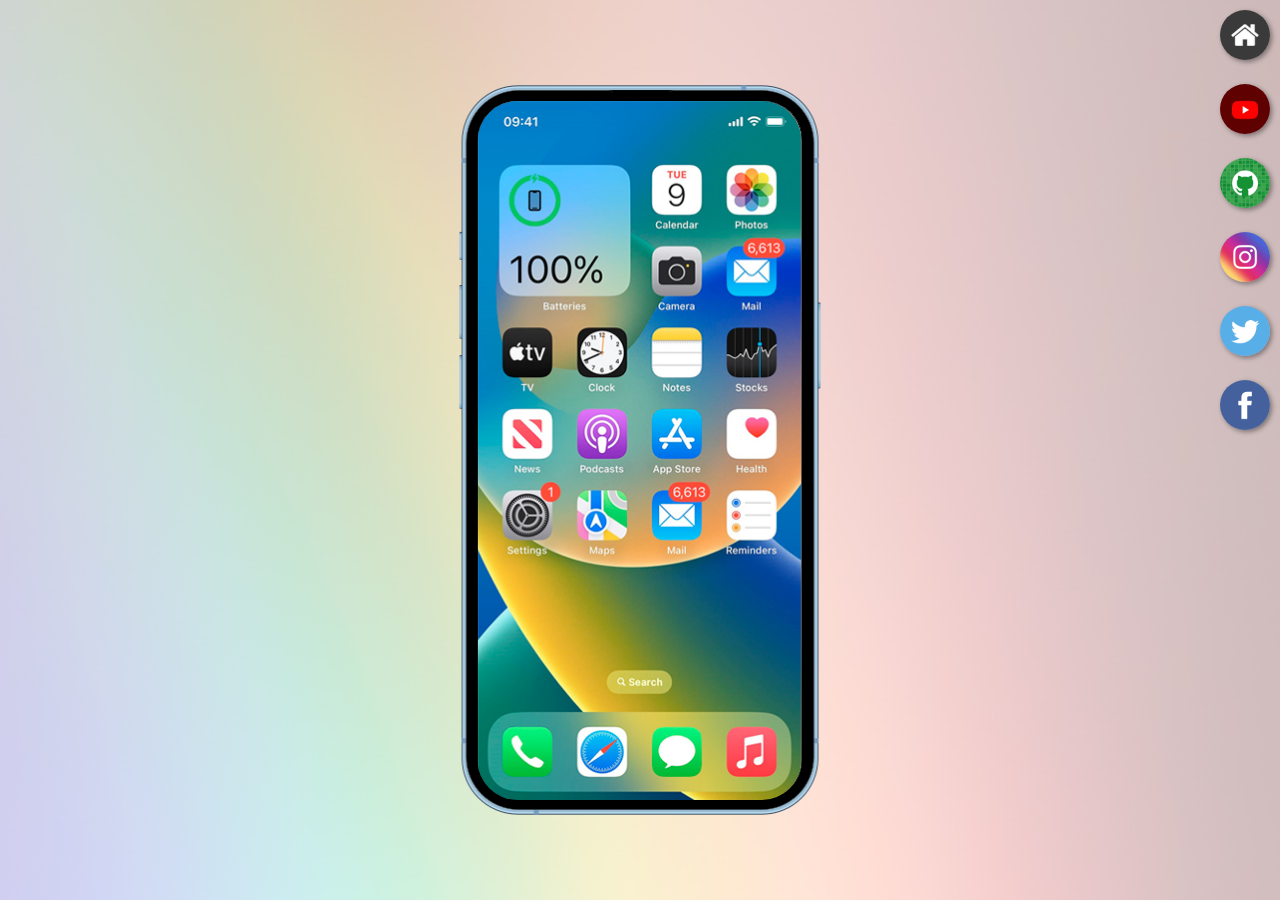
<file: index.html>
<!DOCTYPE html>
<html lang="pt-br">
<head>
    <meta charset="UTF-8">
    <meta http-equiv="X-UA-Compatible" content="IE=edge">
    <meta name="viewport" content="width=device-width, initial-scale=1.0">
    <link rel="shortcut icon" href="favicon.ico" type="image/x-icon">
    <title>Projeto Redes Sociais</title>
    <link rel="stylesheet" href="estilos/style.css">
</head>
<body>
    <!-- MINHA VERSÃO DO PROJETO! -->
    <main>
        <section id="telefone">
            <iframe src="home.html" name="tela" frameborder="0" id="tela">
                Seu navegador não é compatível com isso.
            </iframe>
        </section>
        <section id="redes-sociais">
            <a href="home.html" target="tela"><img src="imagens/original/logo-home.jpg" alt=""></a><br>
            <a href="youtube.html" target="tela"><img src="imagens/original/logo-youtube.jpg" alt=""></a><br>
            <a href="github.html" target="tela"><img src="imagens/original/logo-github.jpg" alt=""></a><br>
            <a href="instagram.html" target="tela"><img src="imagens/original/logo-instagram.jpg" alt=""></a><br>
            <a href="twitter.html" target="tela"><img src="imagens/original/logo-twitter.jpg" alt=""></a><br>
            <a href="facebook.html" target="tela"><img src="imagens/original/logo-facebook.jpg" alt=""></a><br>
        </section>
    </main>
</body>
</html>
</file>
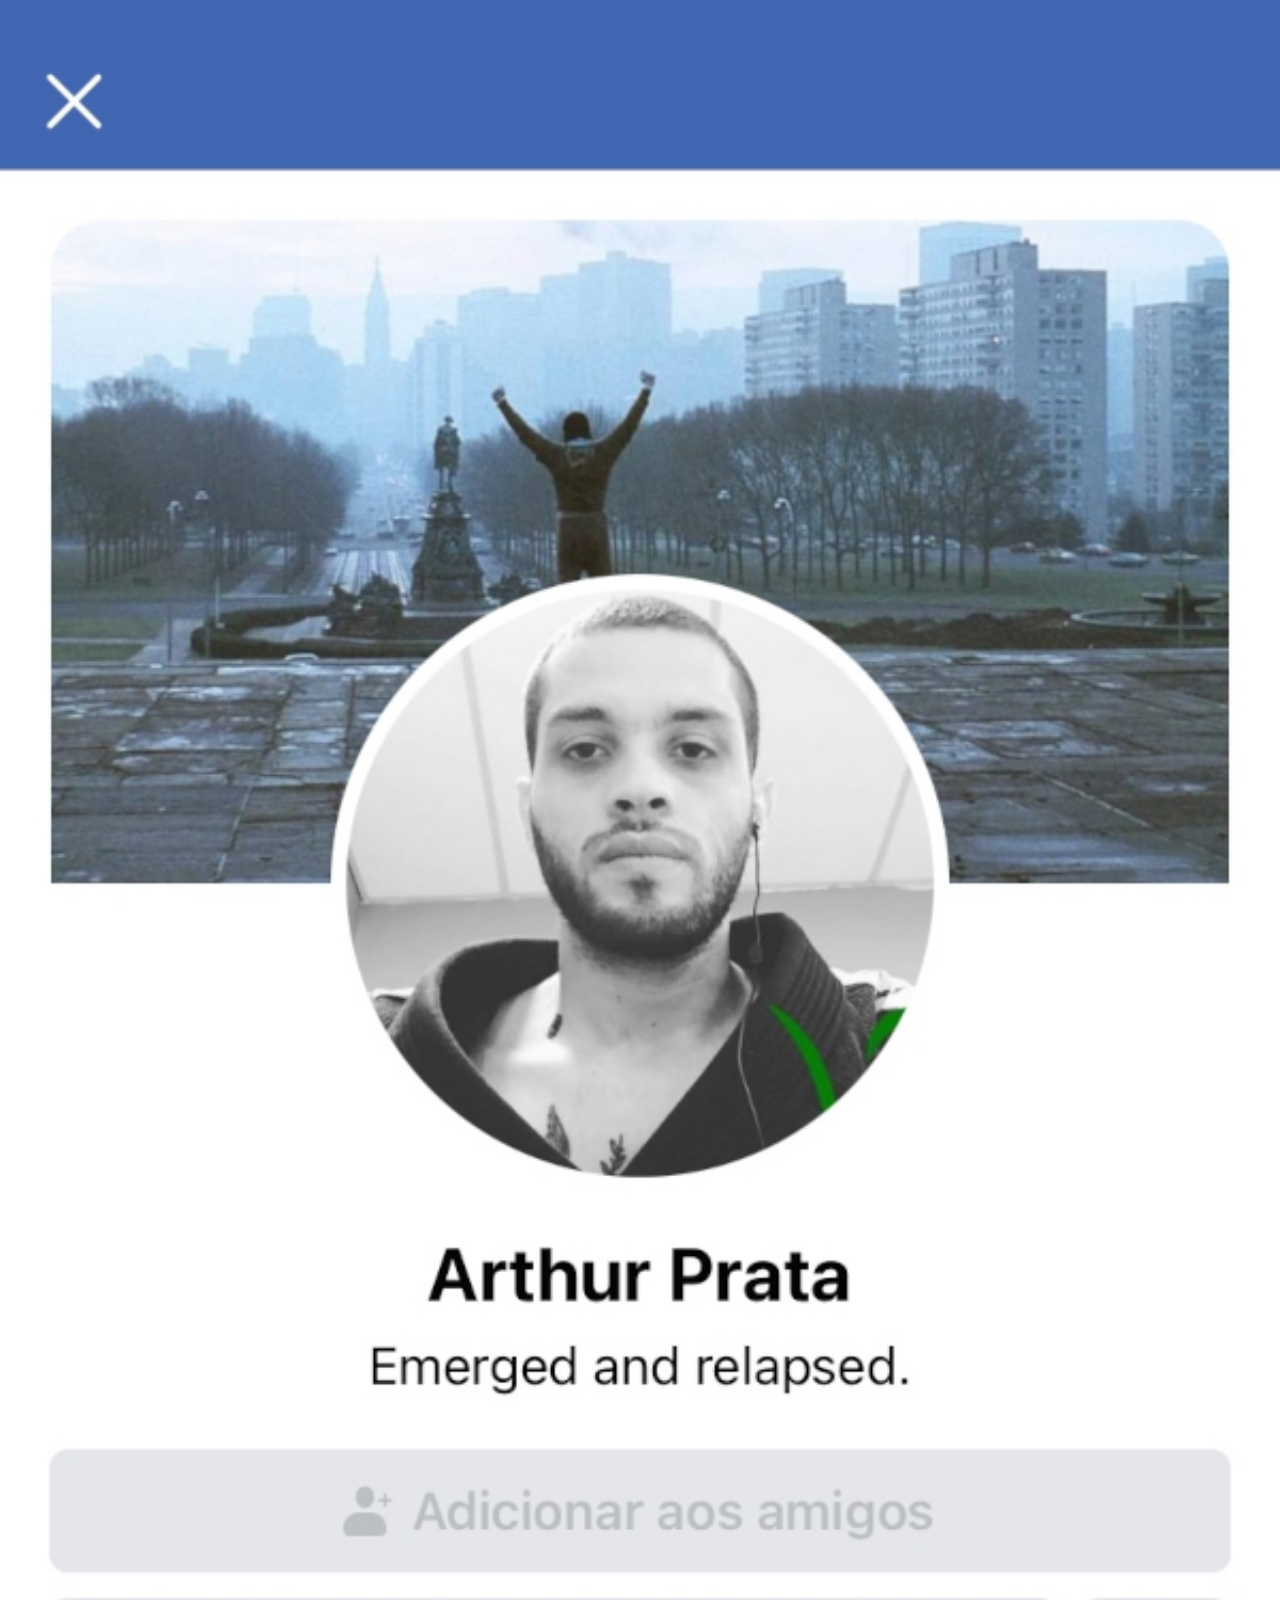
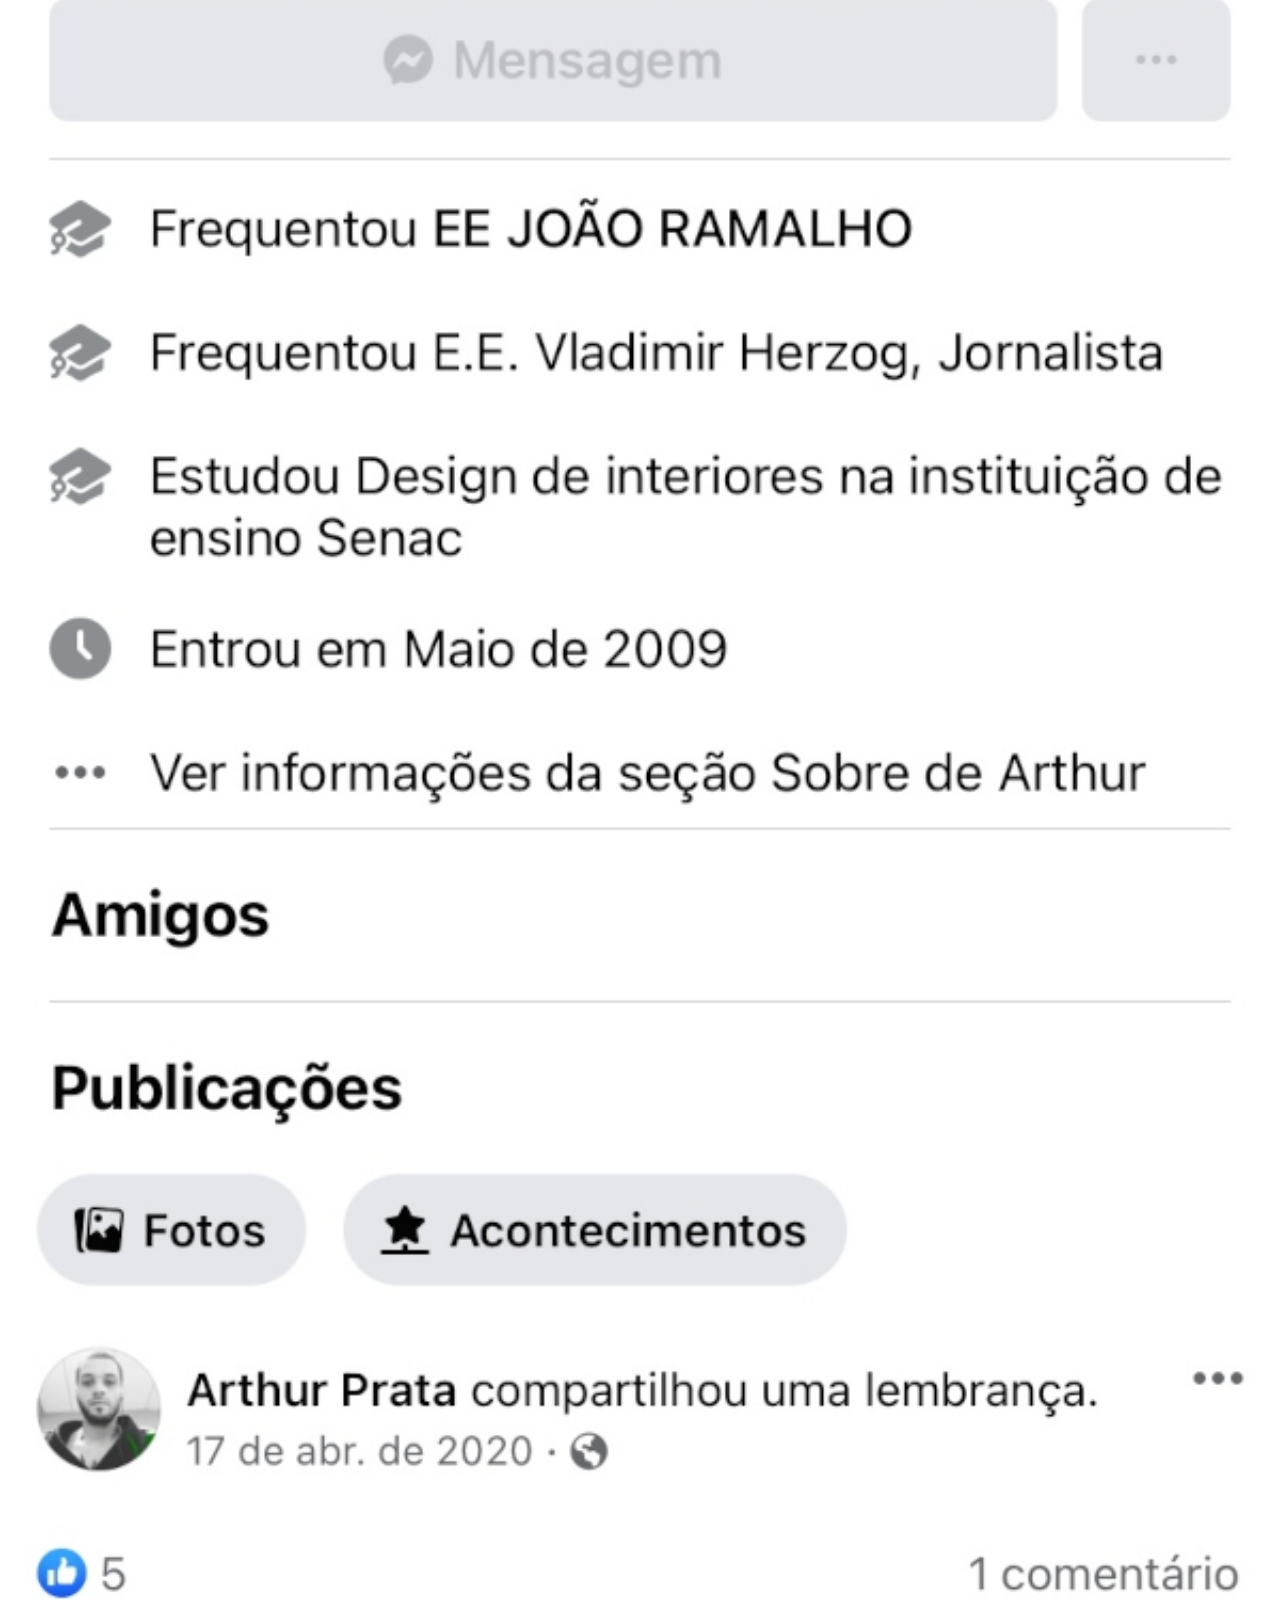
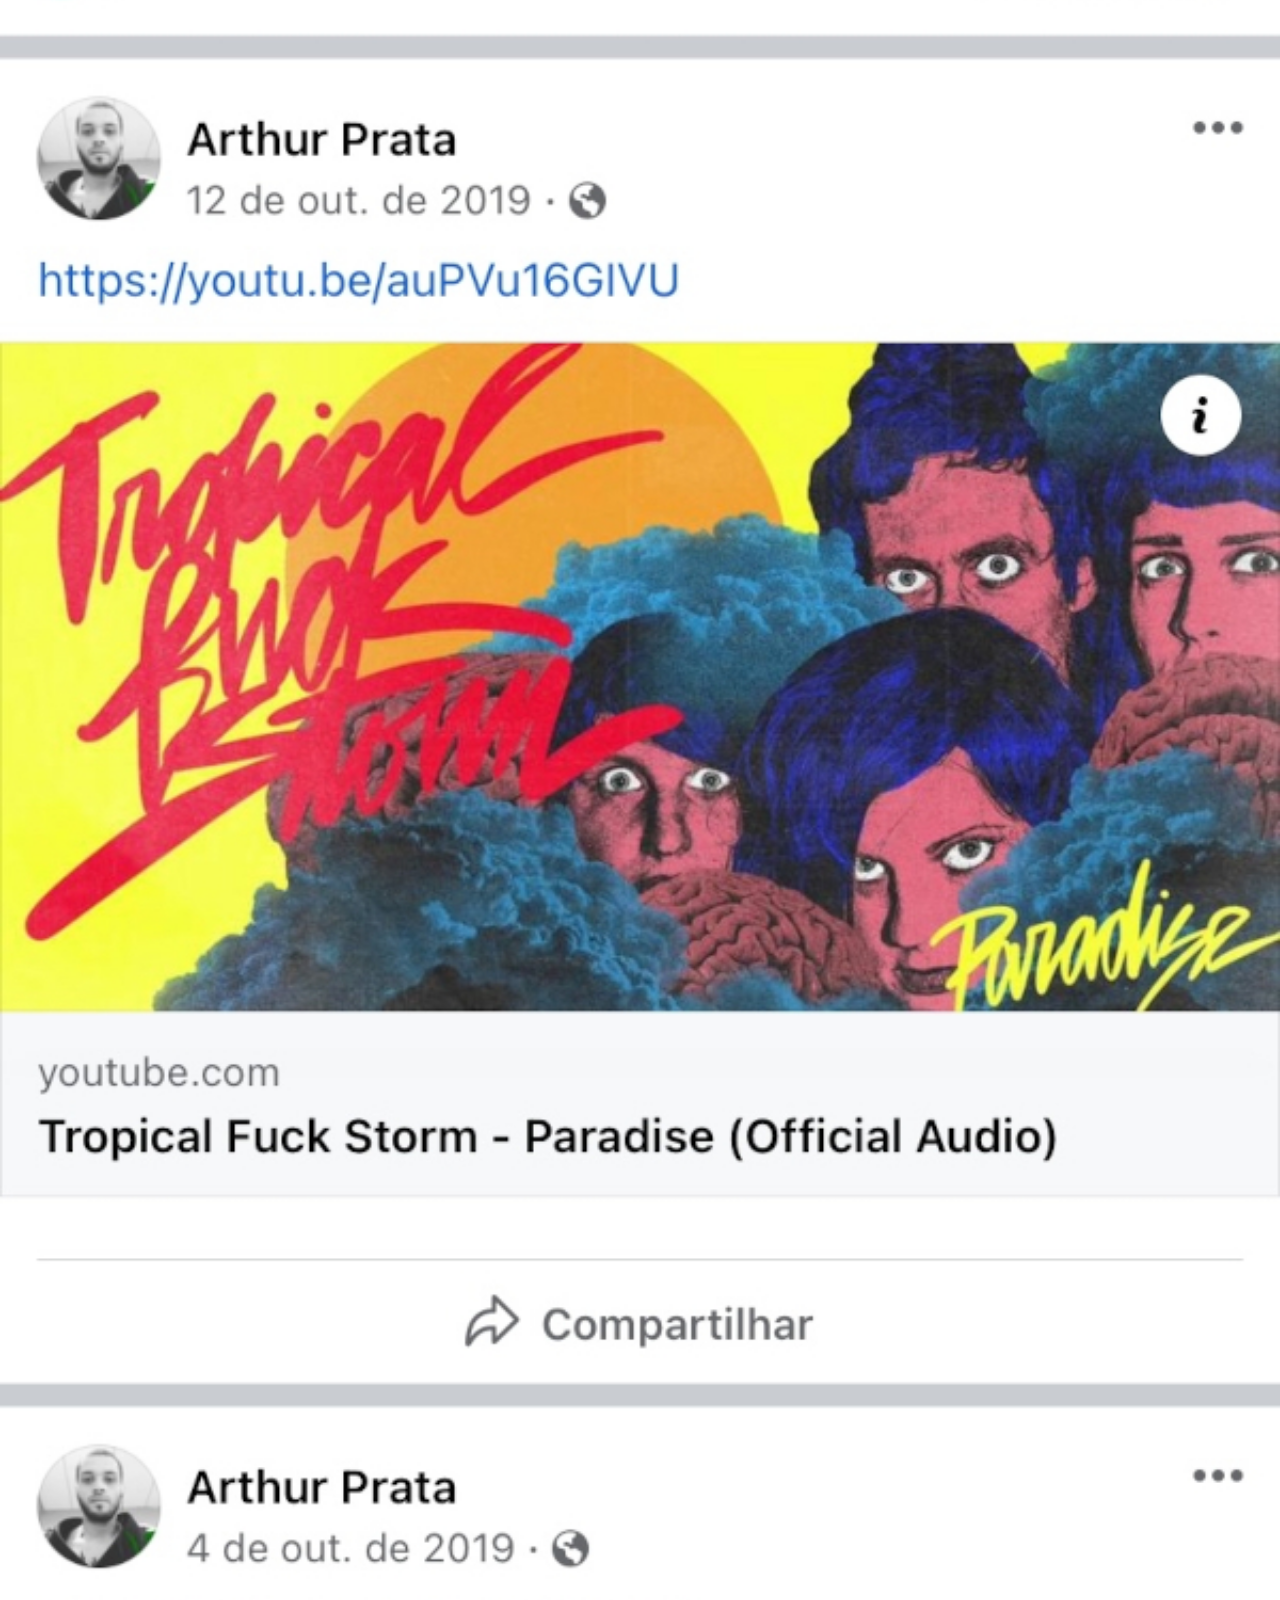
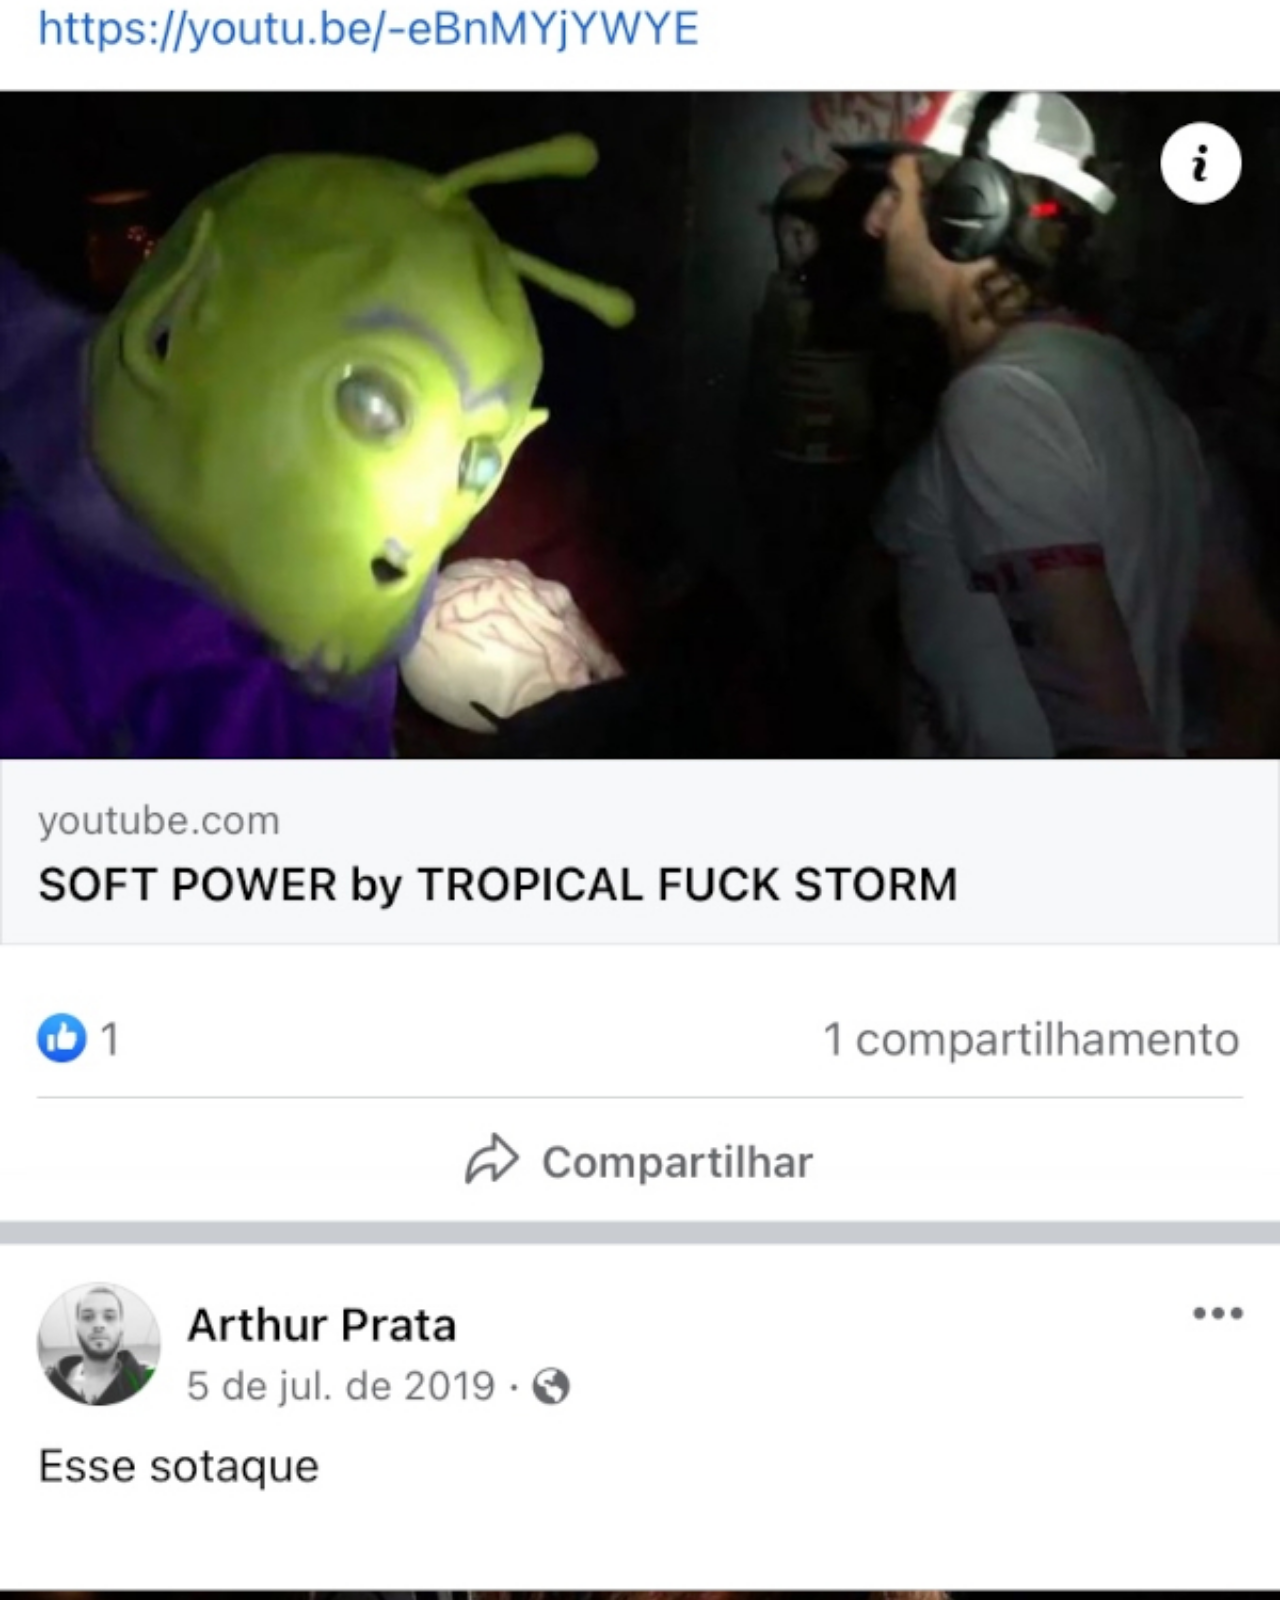
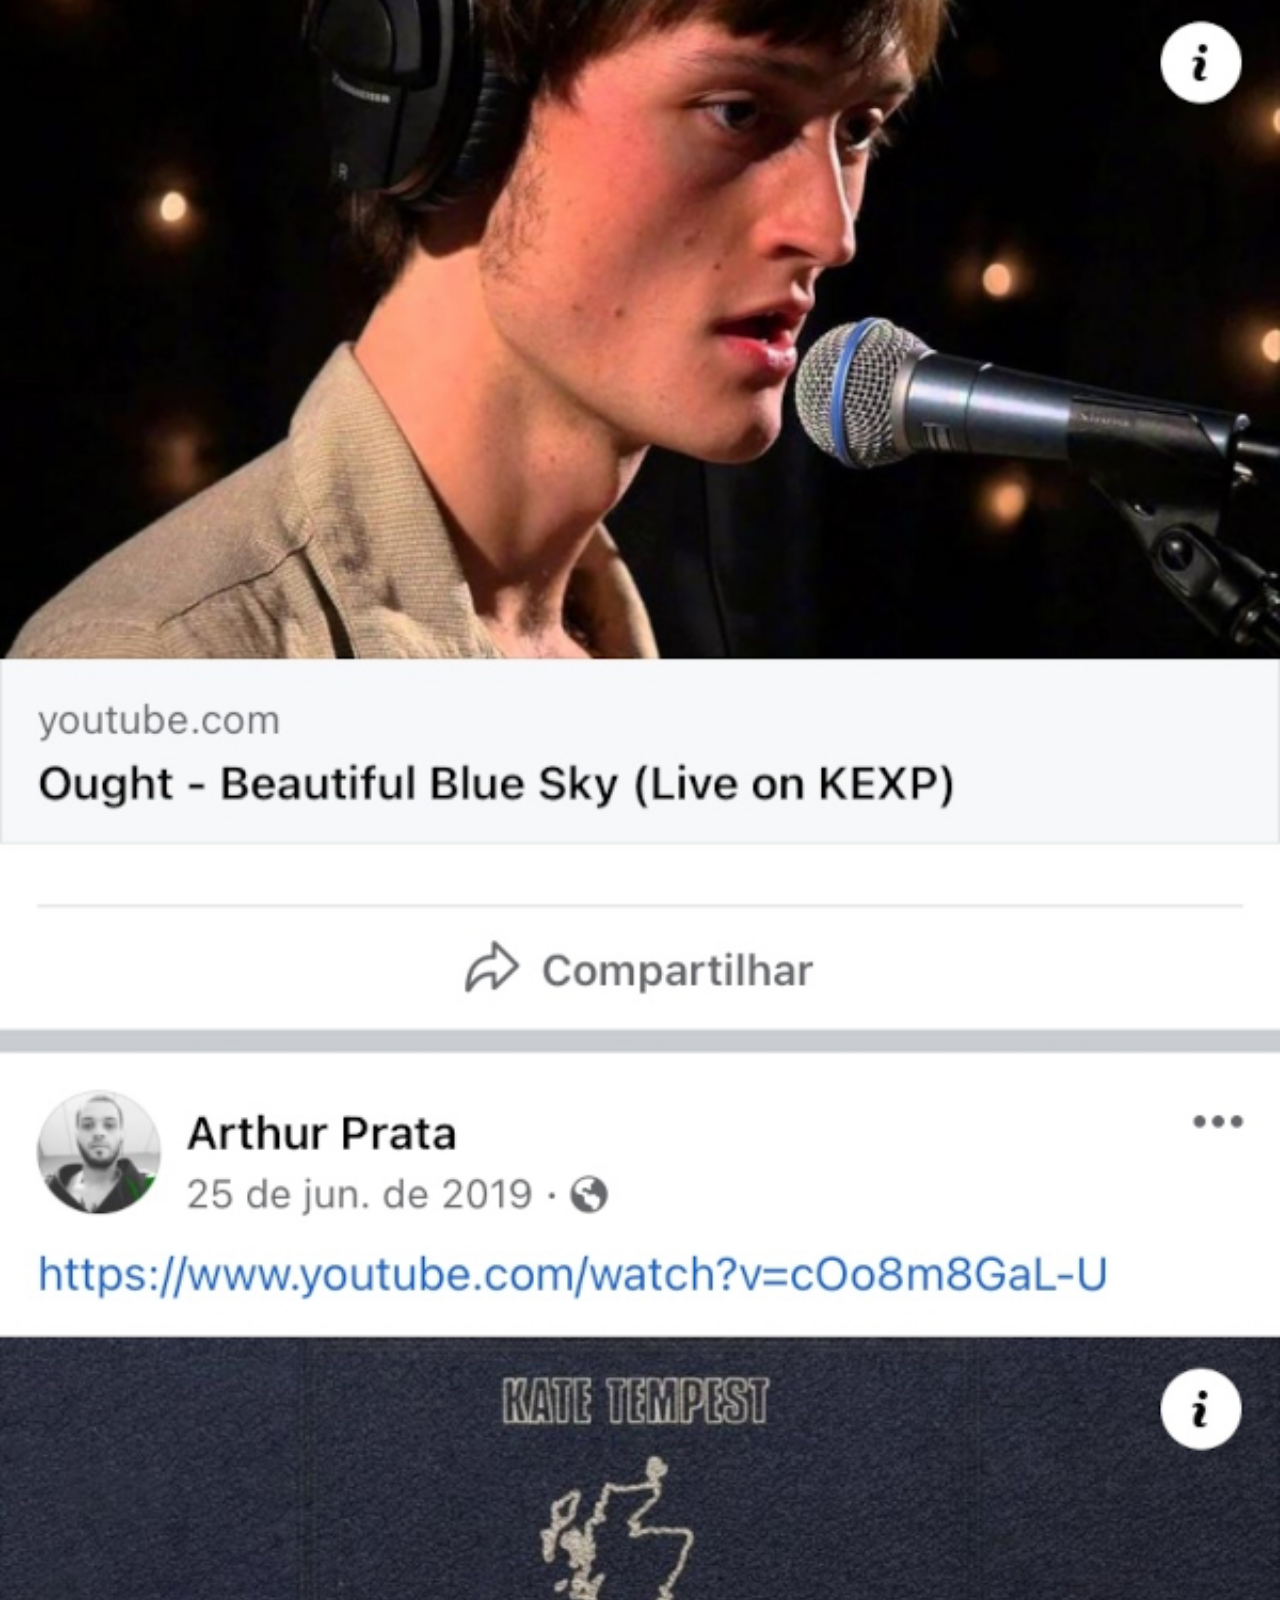
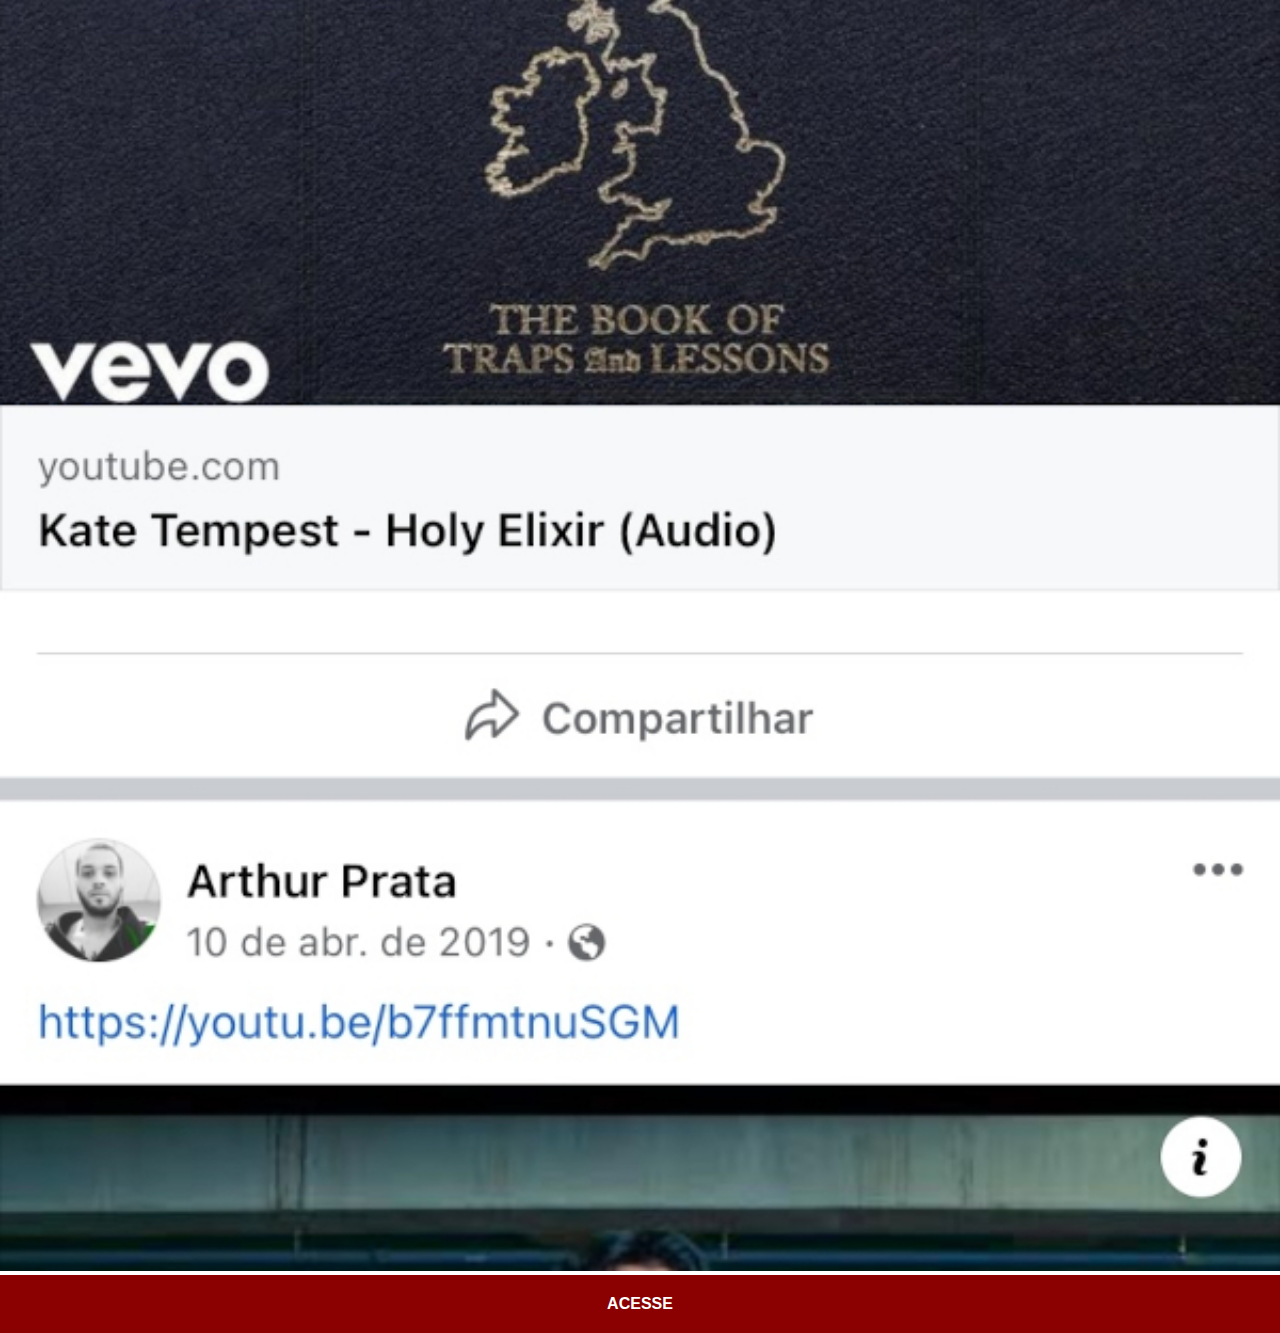
<file: facebook.html>
<!DOCTYPE html>
<html lang="pt-br">
<head>
    <meta charset="UTF-8">
    <meta http-equiv="X-UA-Compatible" content="IE=edge">
    <meta name="viewport" content="width=device-width, initial-scale=1.0">
    <title>Facebook</title>
    <link rel="stylesheet" href="estilos/social.css">
</head>
<body>
    <img src="imagens/tela-facebook.jpeg" alt="Facebook">
    <a href="https://www.facebook.com/arthur.prata/" target="_blank">ACESSE</a>
</body>
</html>
</file>
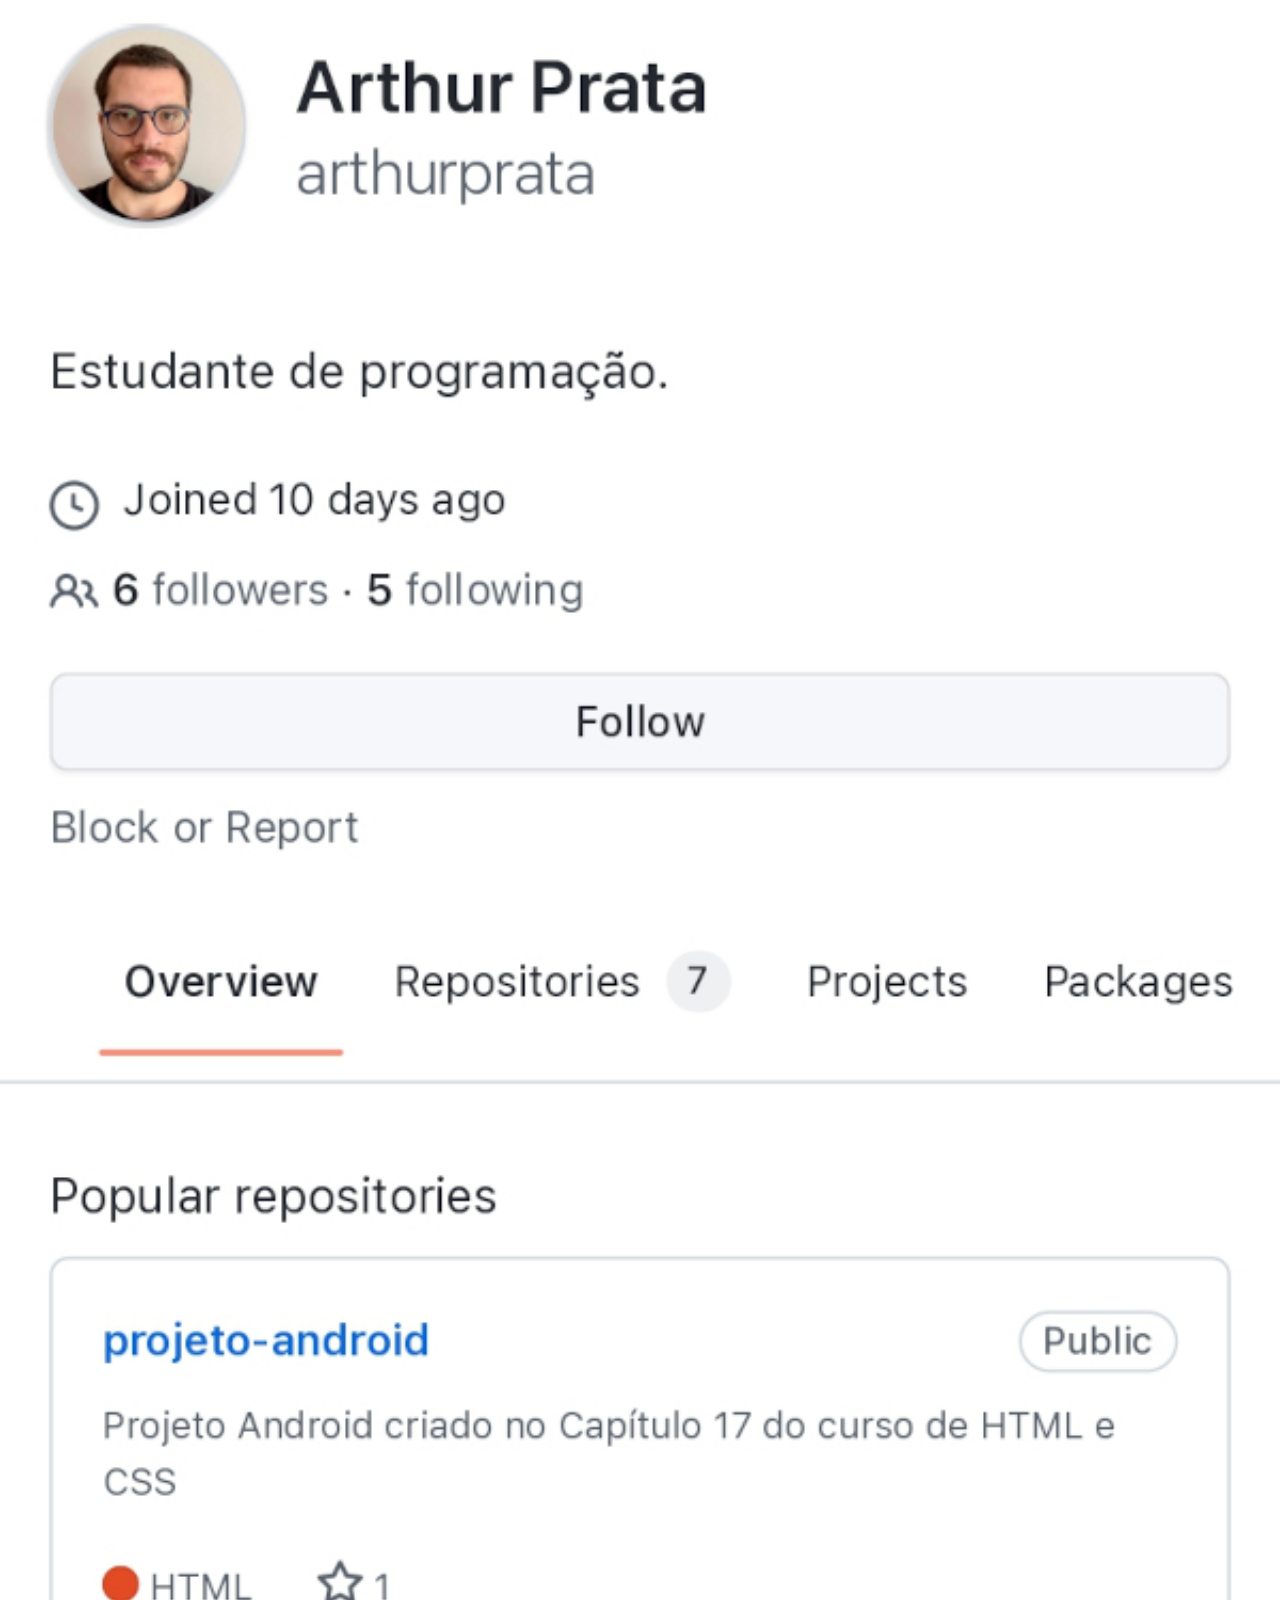
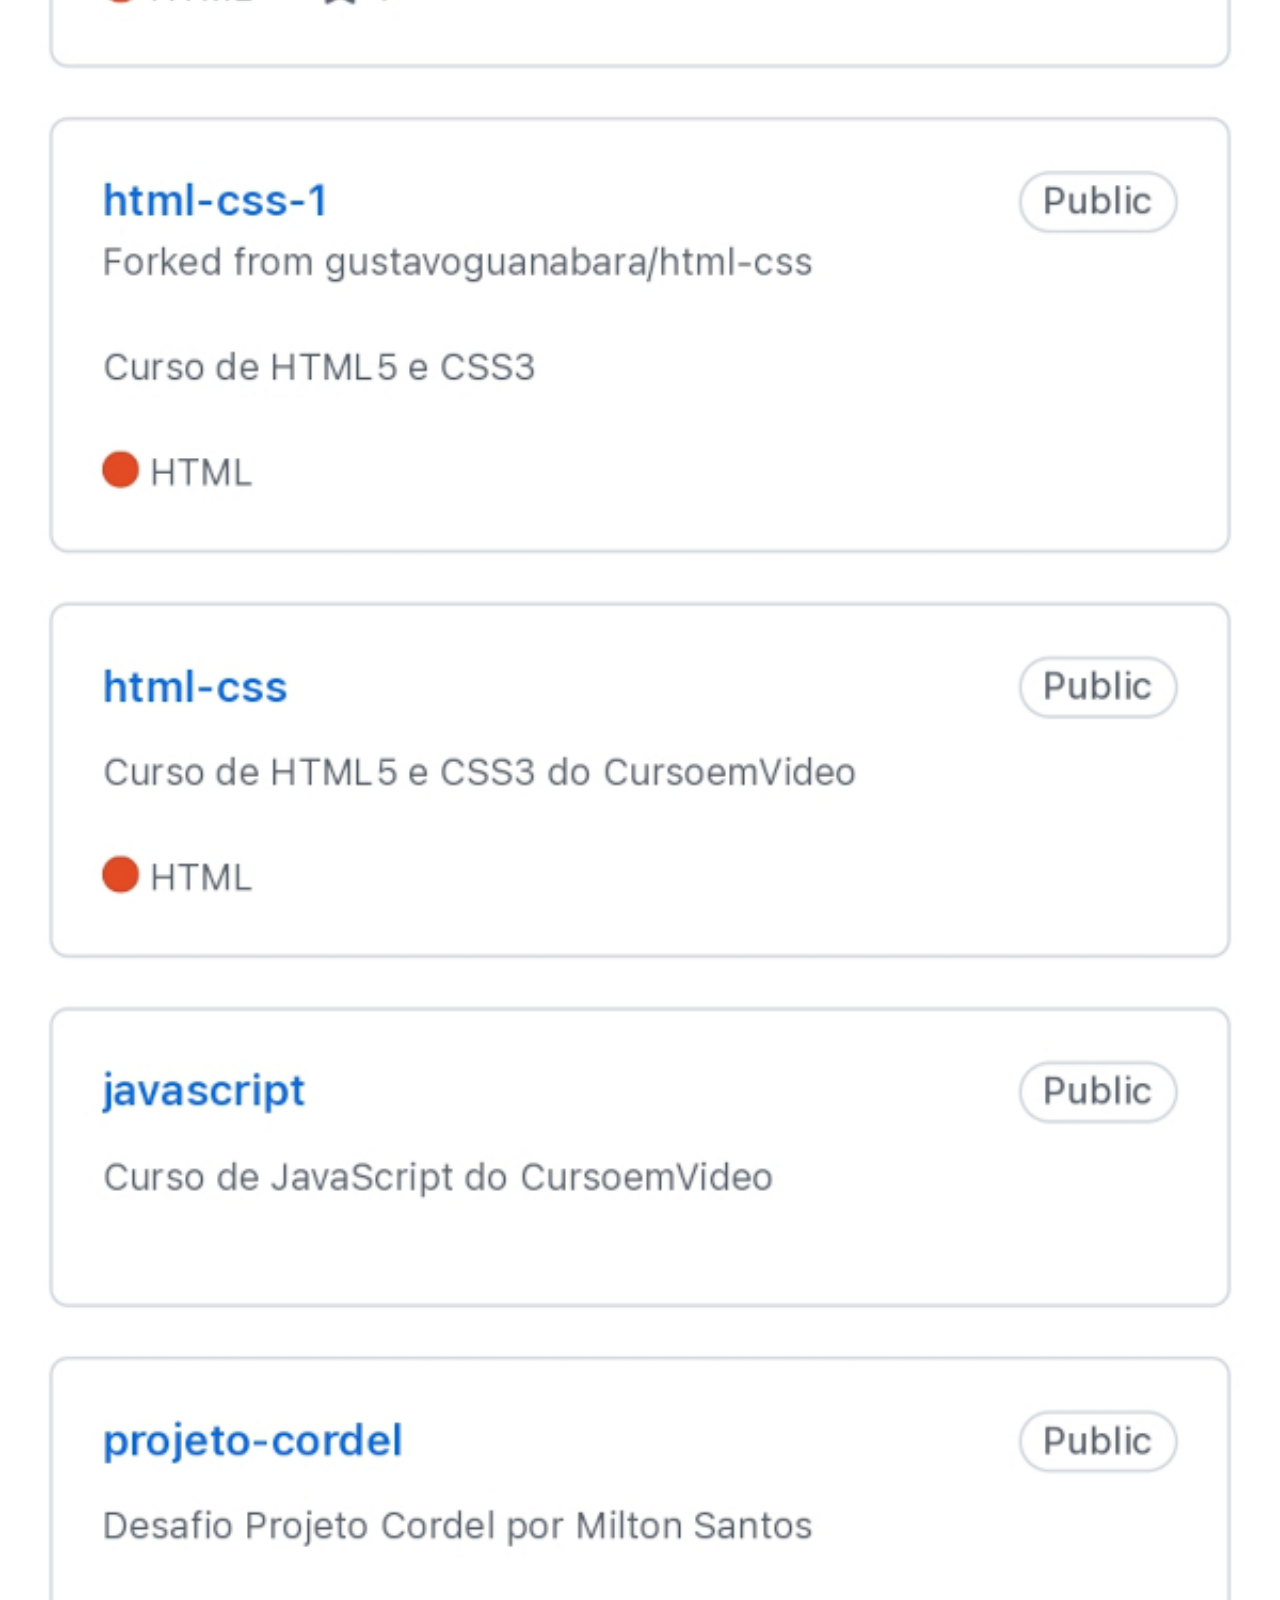
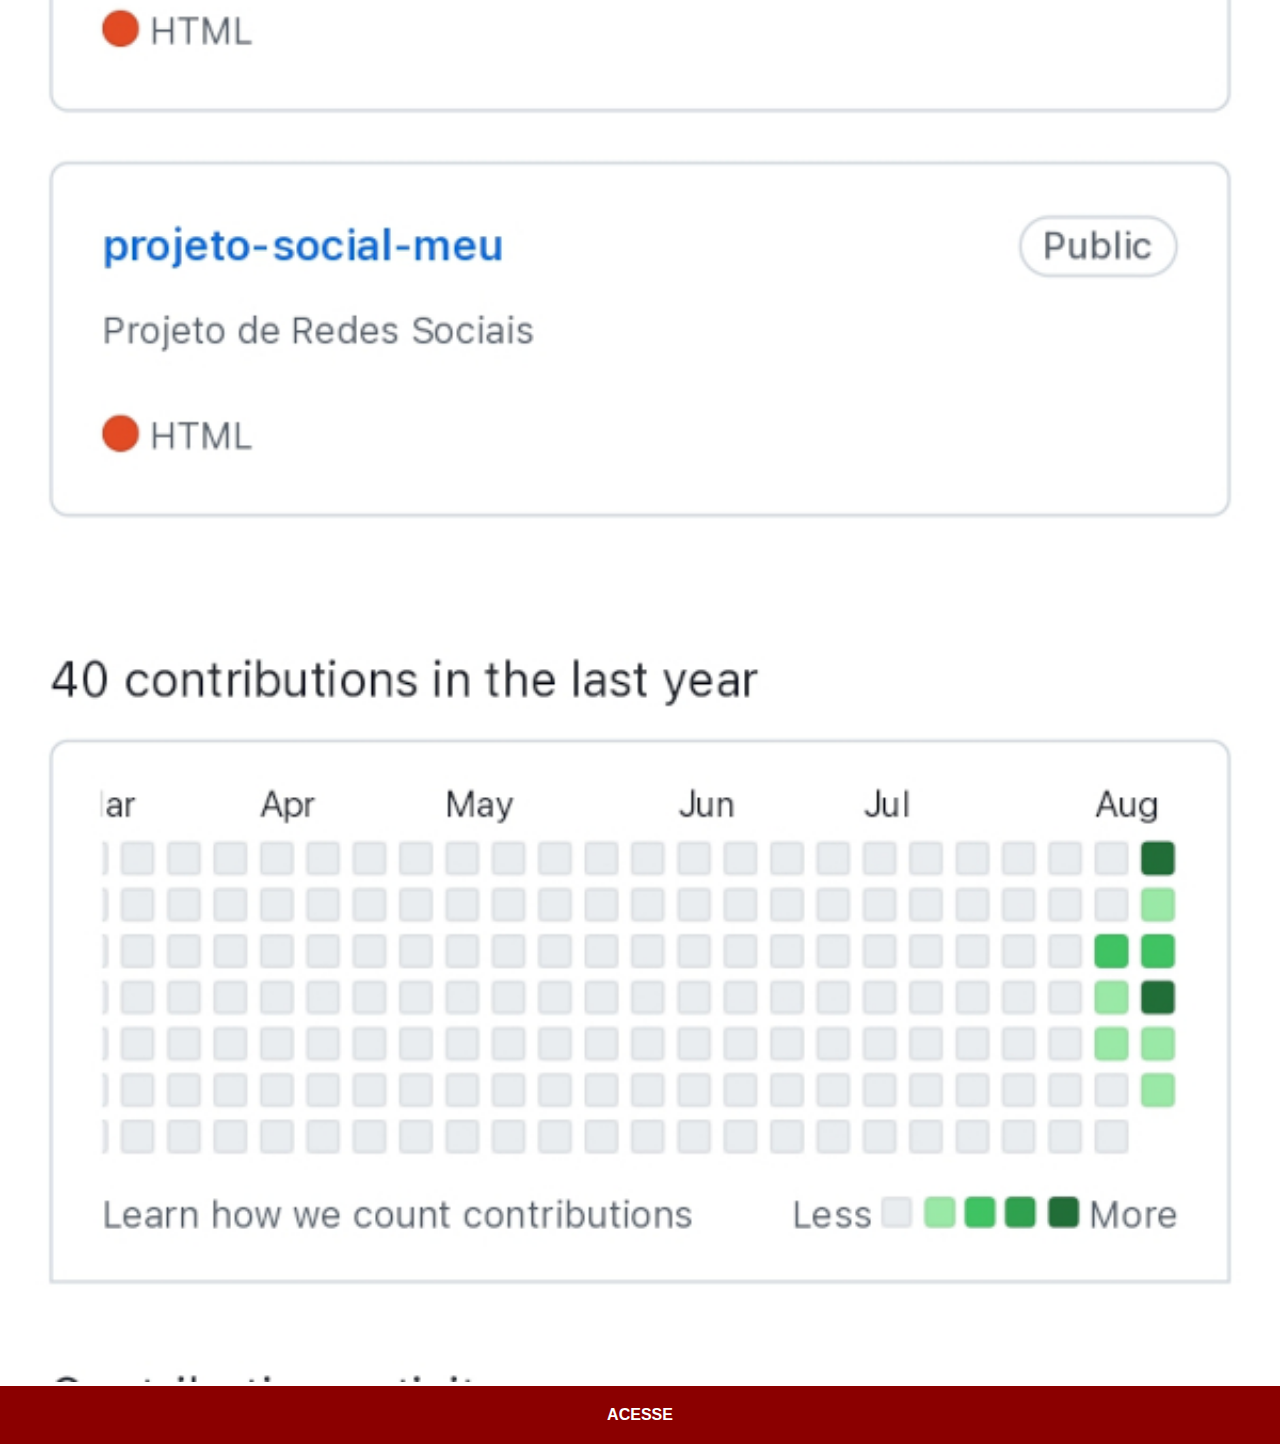
<file: github.html>
<!DOCTYPE html>
<html lang="pt-br">
<head>
    <meta charset="UTF-8">
    <meta http-equiv="X-UA-Compatible" content="IE=edge">
    <meta name="viewport" content="width=device-width, initial-scale=1.0">
    <title>GitHub</title>
    <link rel="stylesheet" href="estilos/social.css">
</head>
<body>
    <img src="imagens/tela-github.jpg" alt="GitHub">
    <a href="https://github.com/arthurprata" target="_blank">ACESSE</a>
</body>
</html>
</file>
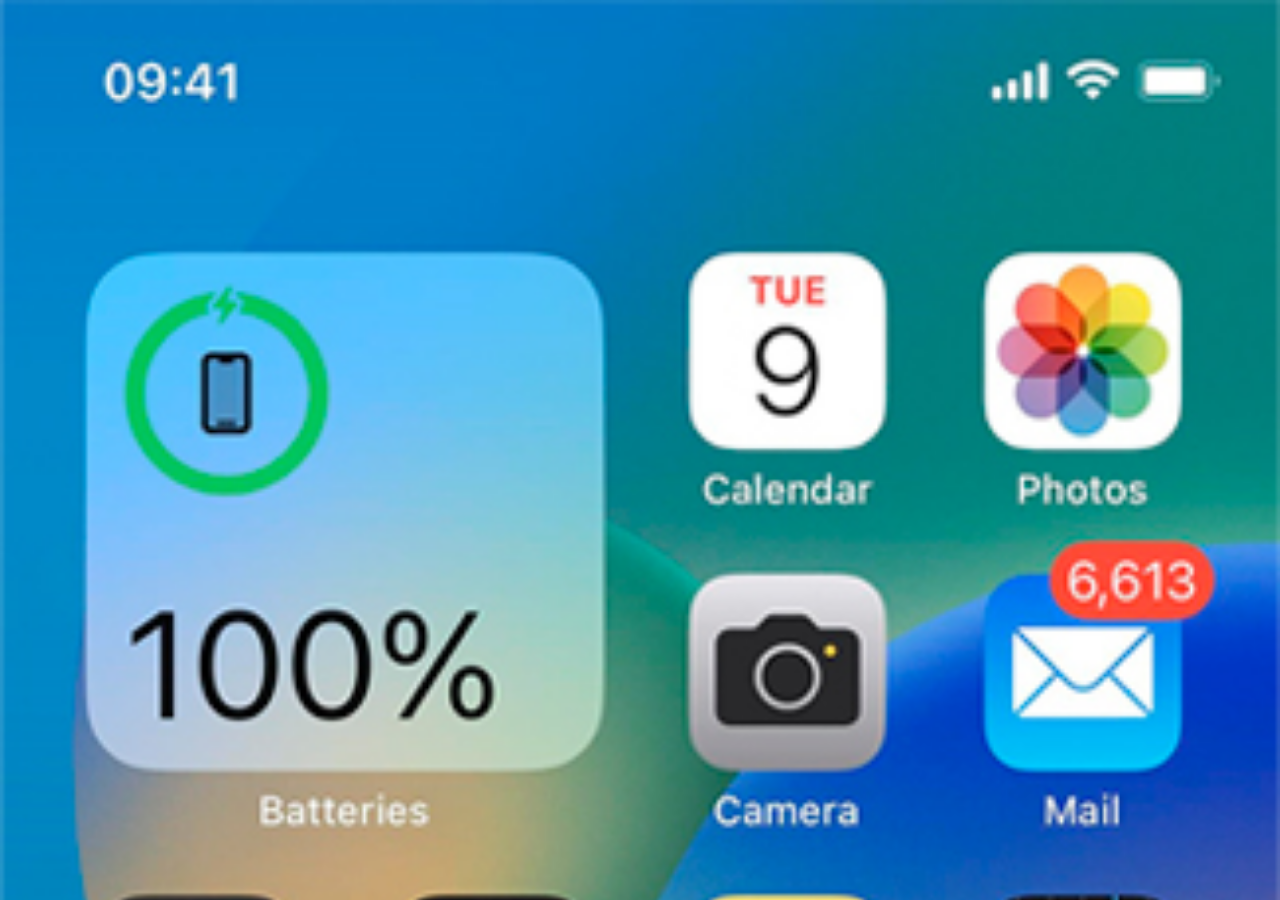
<file: home.html>
<!DOCTYPE html>
<html lang="pt-br">
<head>
    <meta charset="UTF-8">
    <meta http-equiv="X-UA-Compatible" content="IE=edge">
    <meta name="viewport" content="width=device-width, initial-scale=1.0">
    <title>Home</title>
</head>
<style>
    * {
        margin: 0px;
        padding: 0px;
    }
    
    body {
        width: 100vw;
        height: 100vh;
        background: url('imagens/referencia-home.jpg') no-repeat top center;
        background-size: cover;
    }
</style>
<body>
    
</body>
</html>
</file>
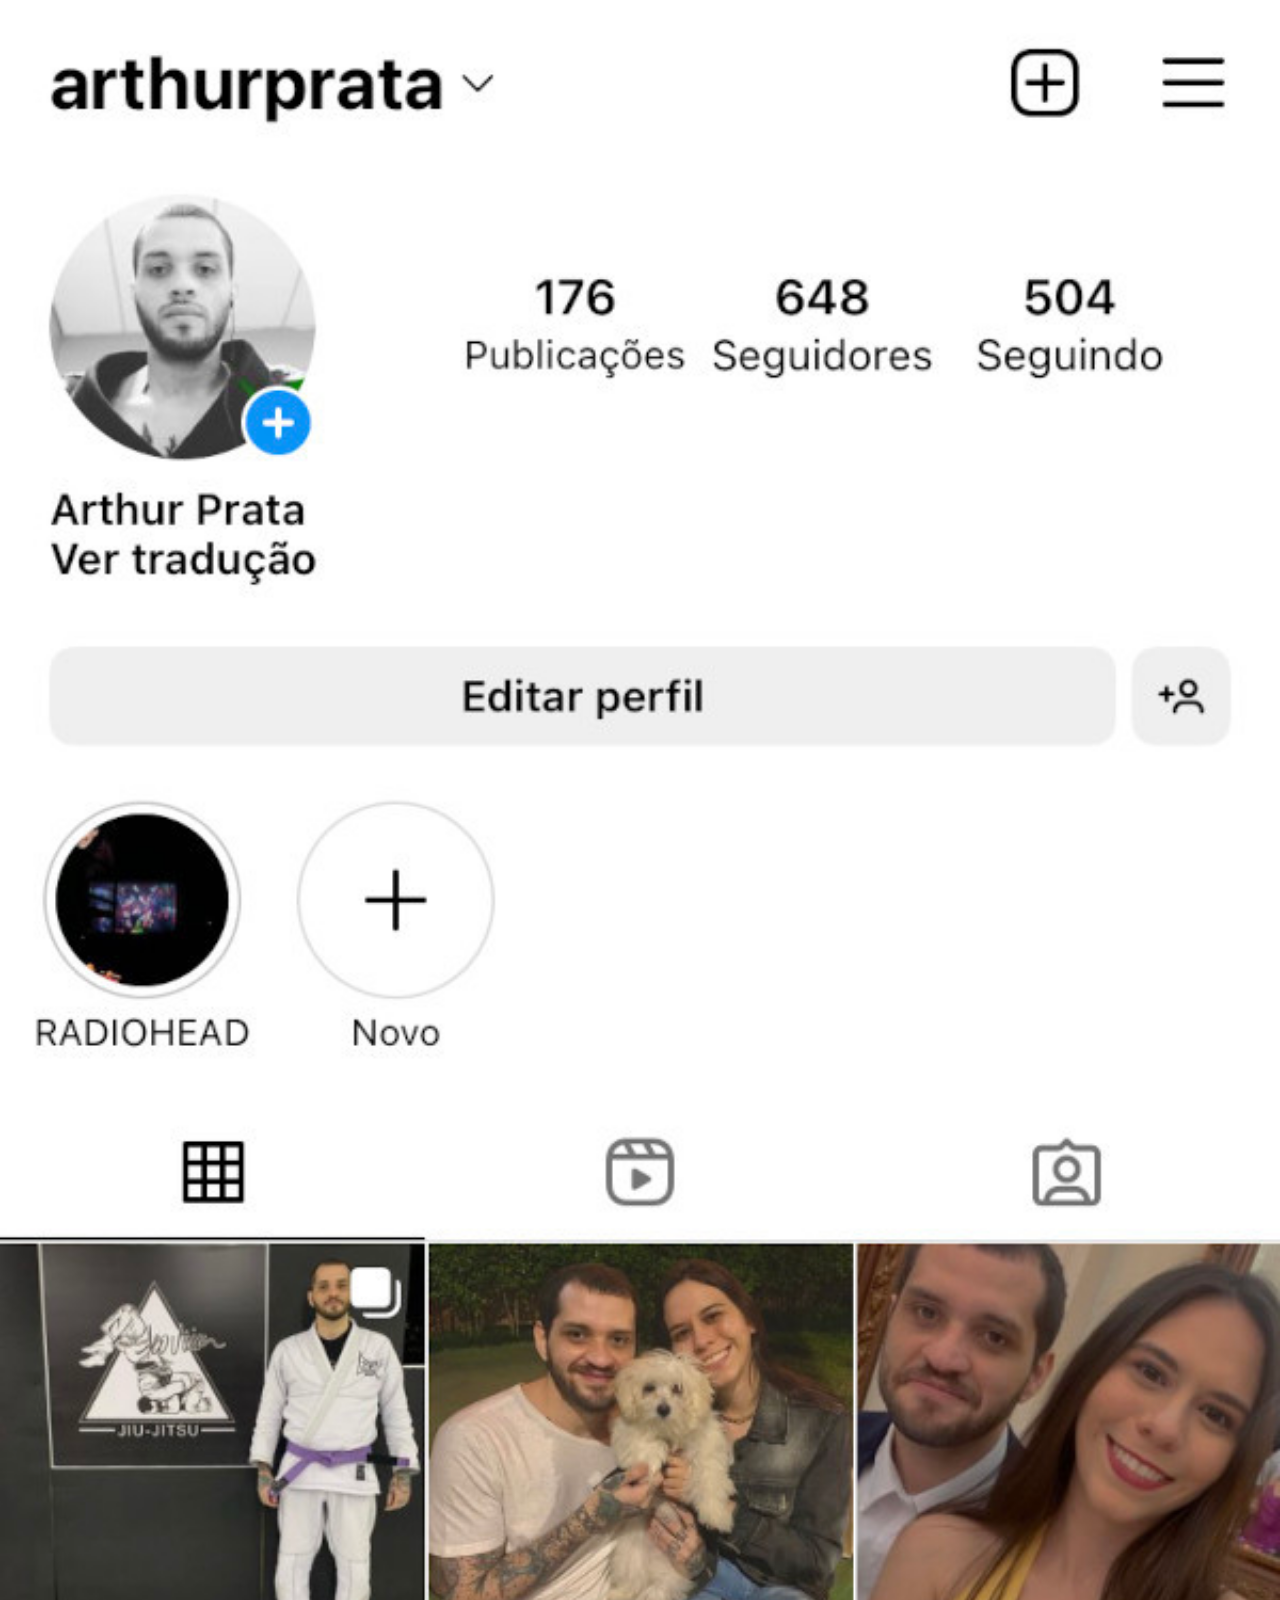
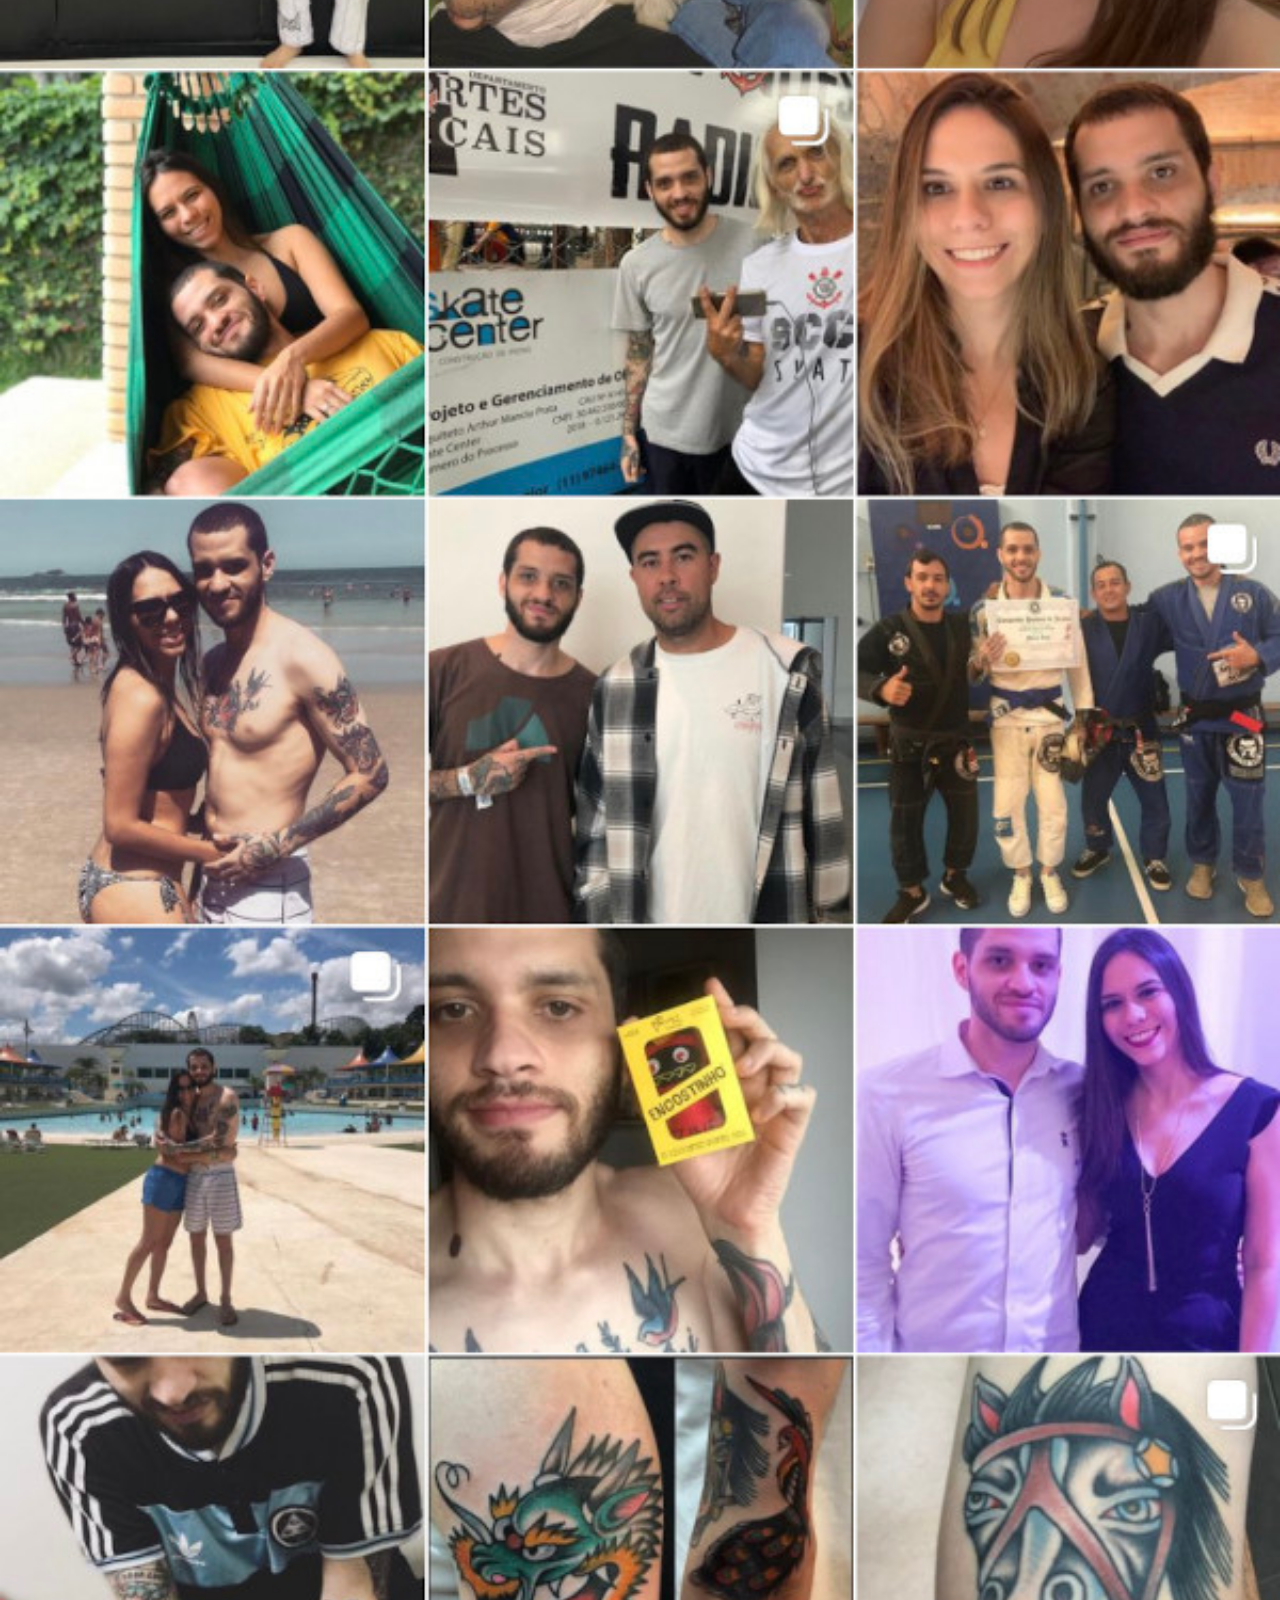
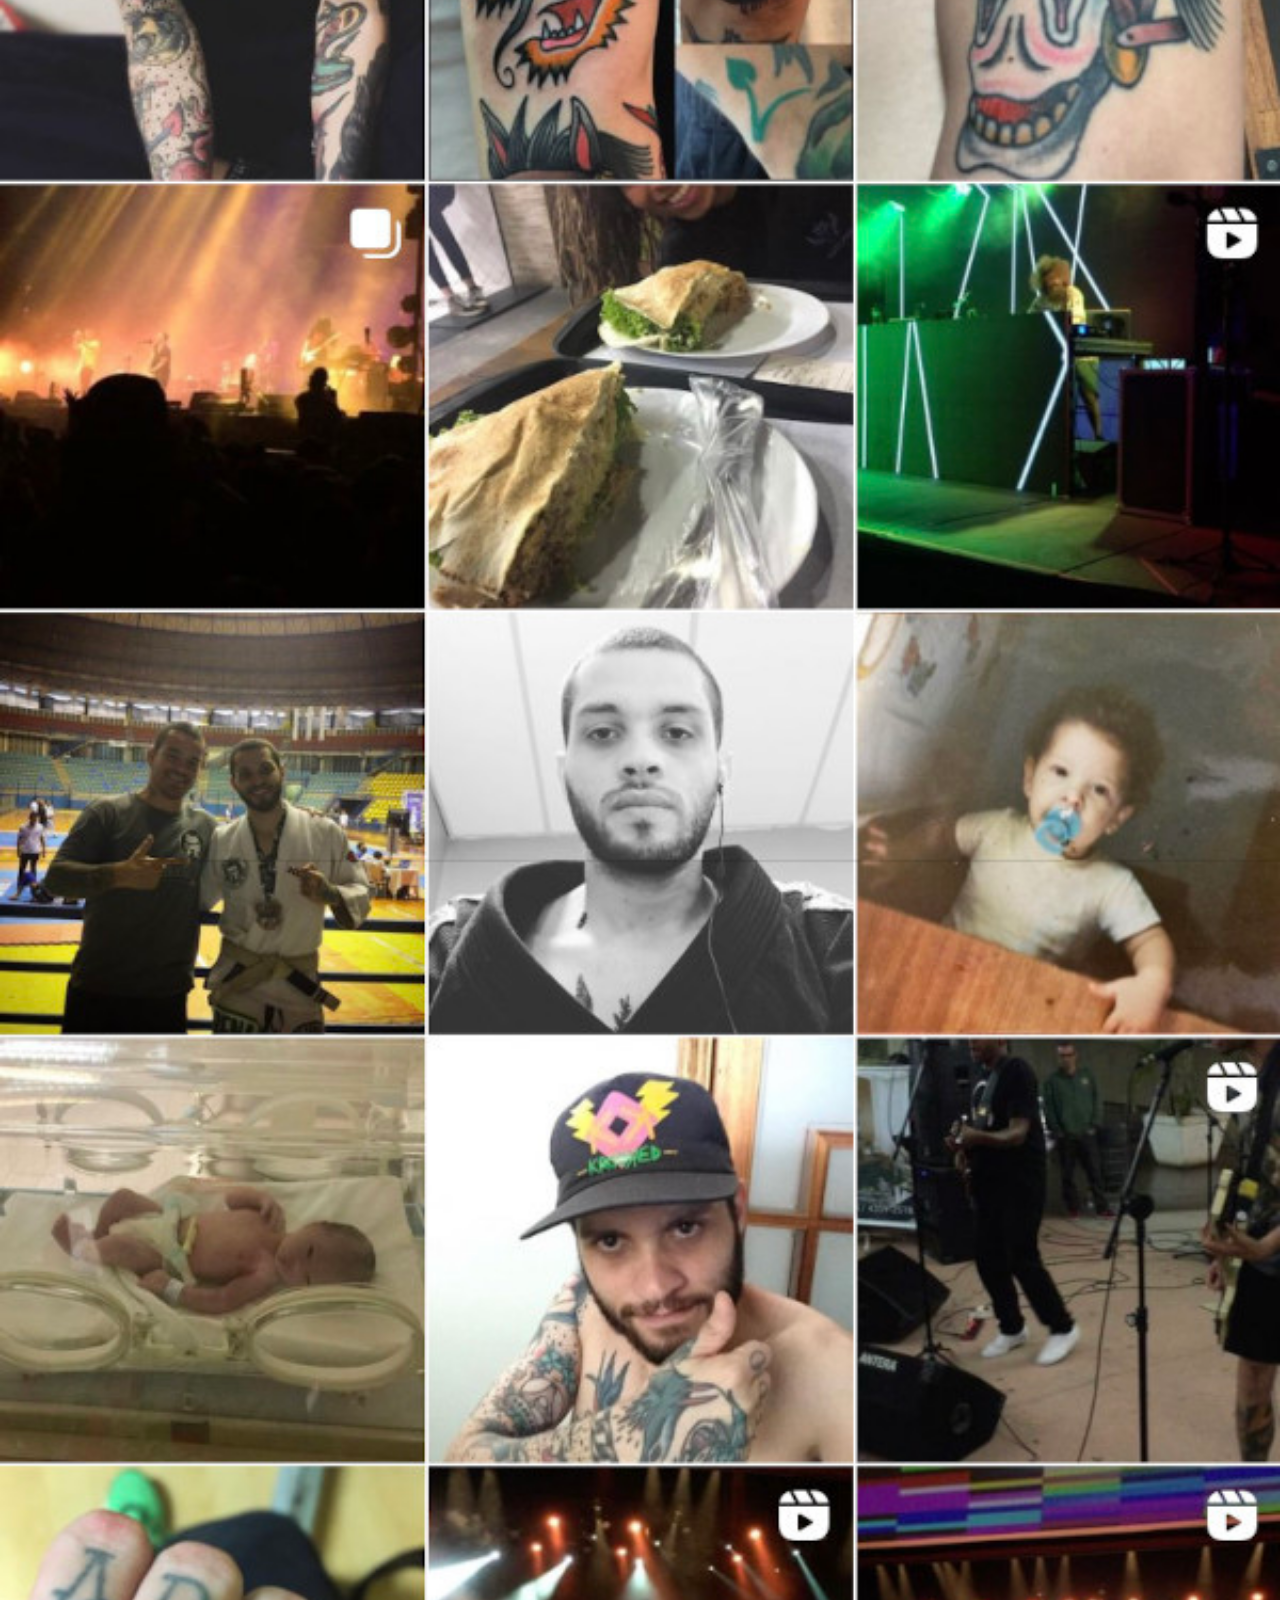
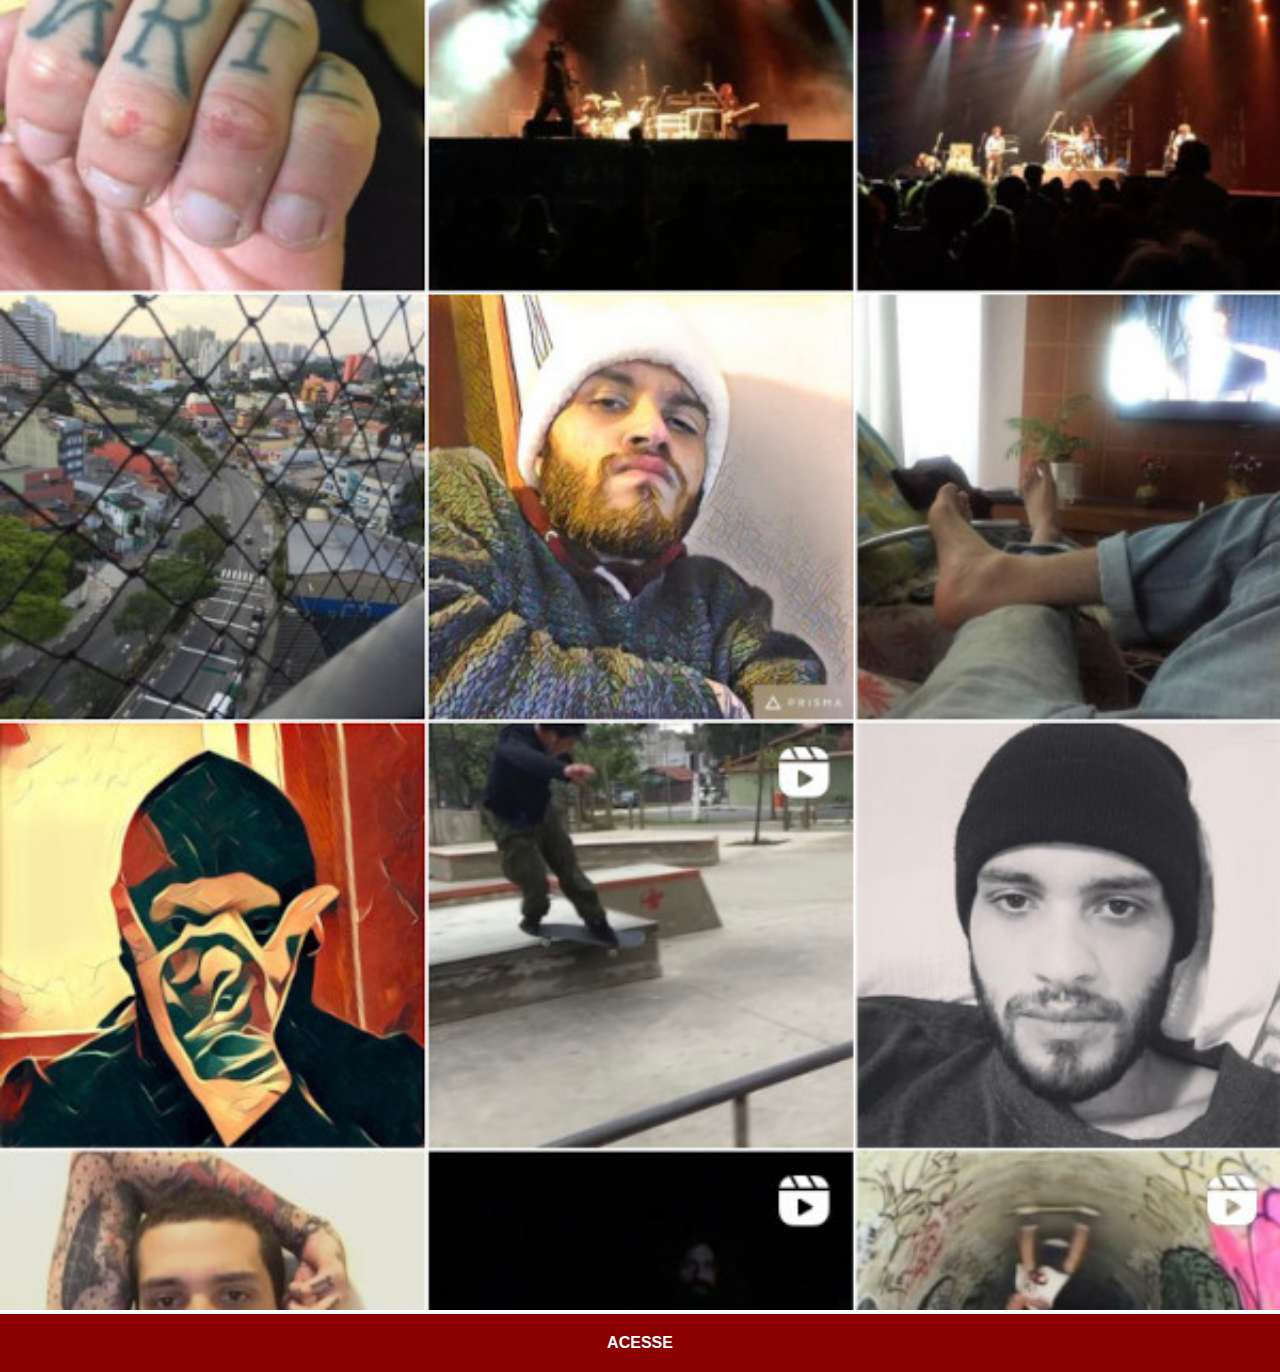
<file: instagram.html>
<!DOCTYPE html>
<html lang="pt-br">
<head>
    <meta charset="UTF-8">
    <meta http-equiv="X-UA-Compatible" content="IE=edge">
    <meta name="viewport" content="width=device-width, initial-scale=1.0">
    <title>Instagram</title>
    <link rel="stylesheet" href="estilos/social.css">
</head>
<body>
    <img src="imagens/tela-insta.jpeg" alt="Instagram">
    <a href="https://www.instagram.com/arthurprata/" target="_blank">ACESSE</a>
</body>
</html>
</file>
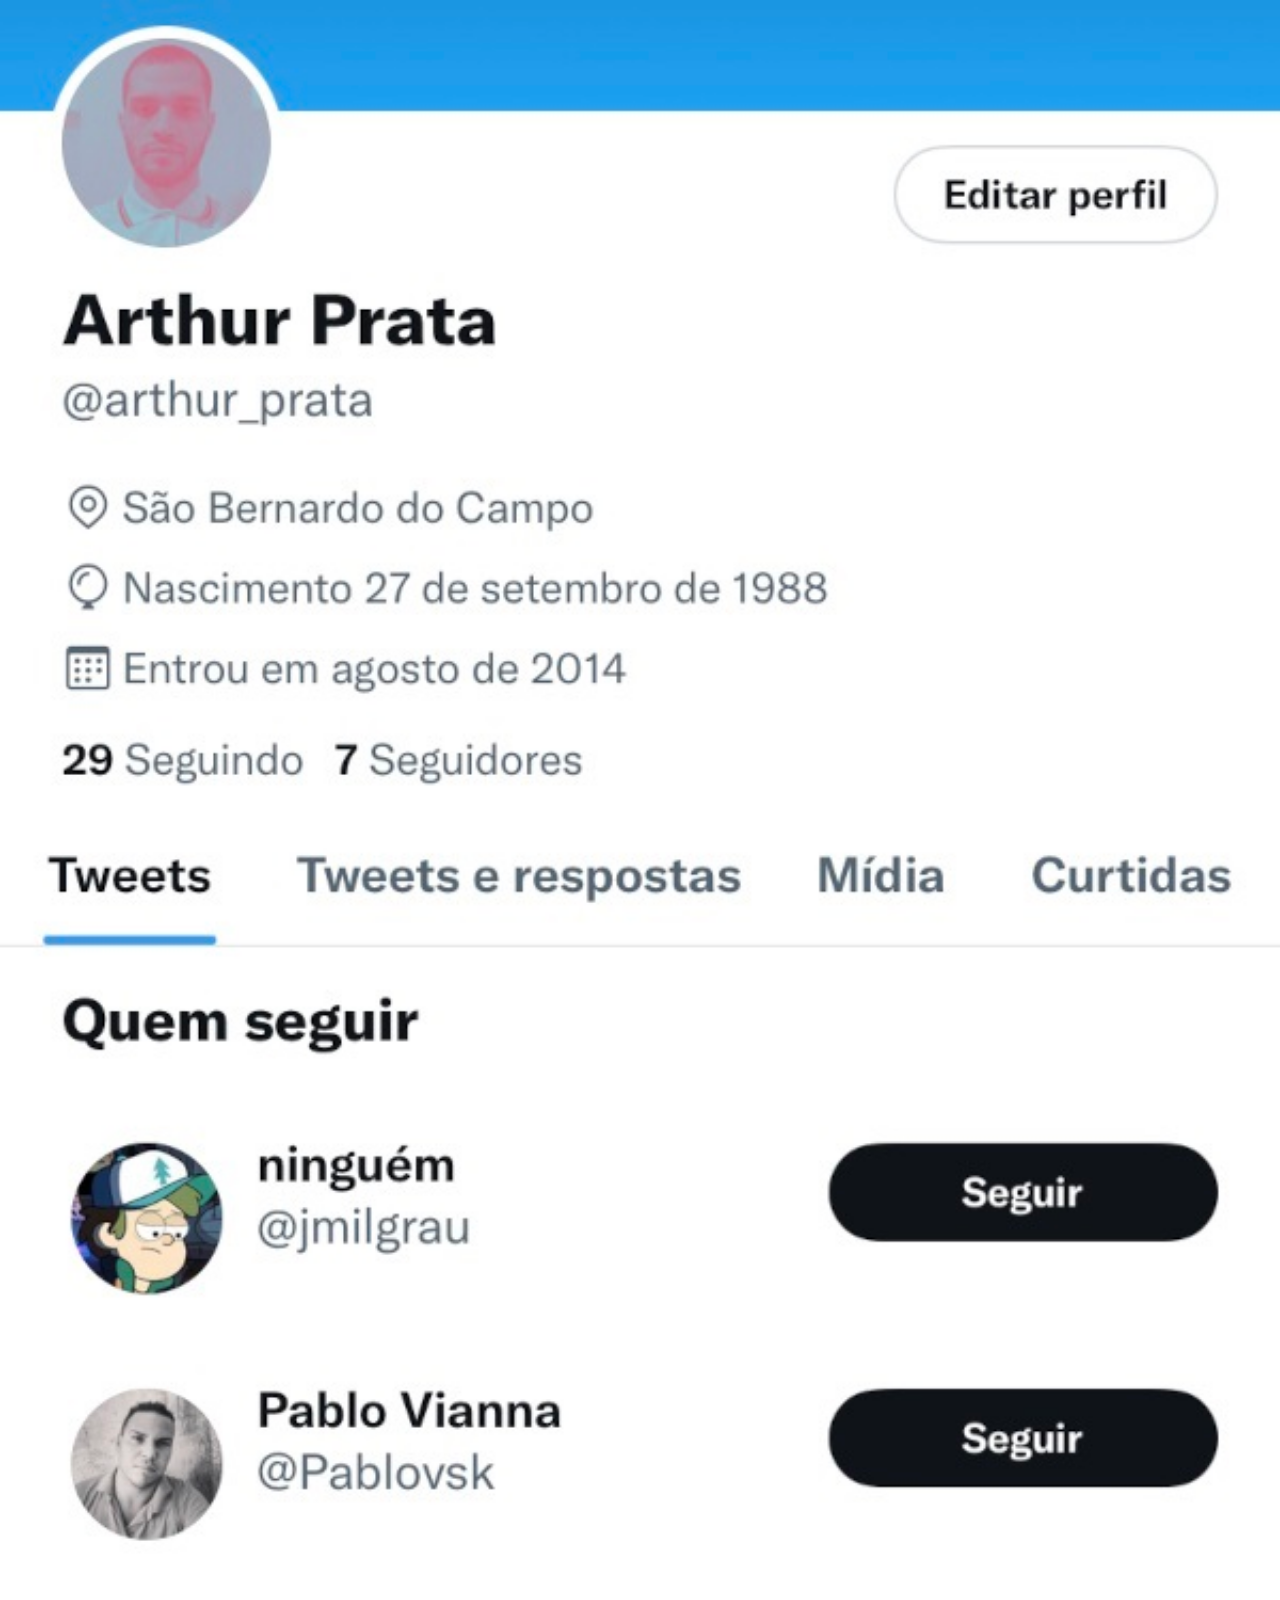
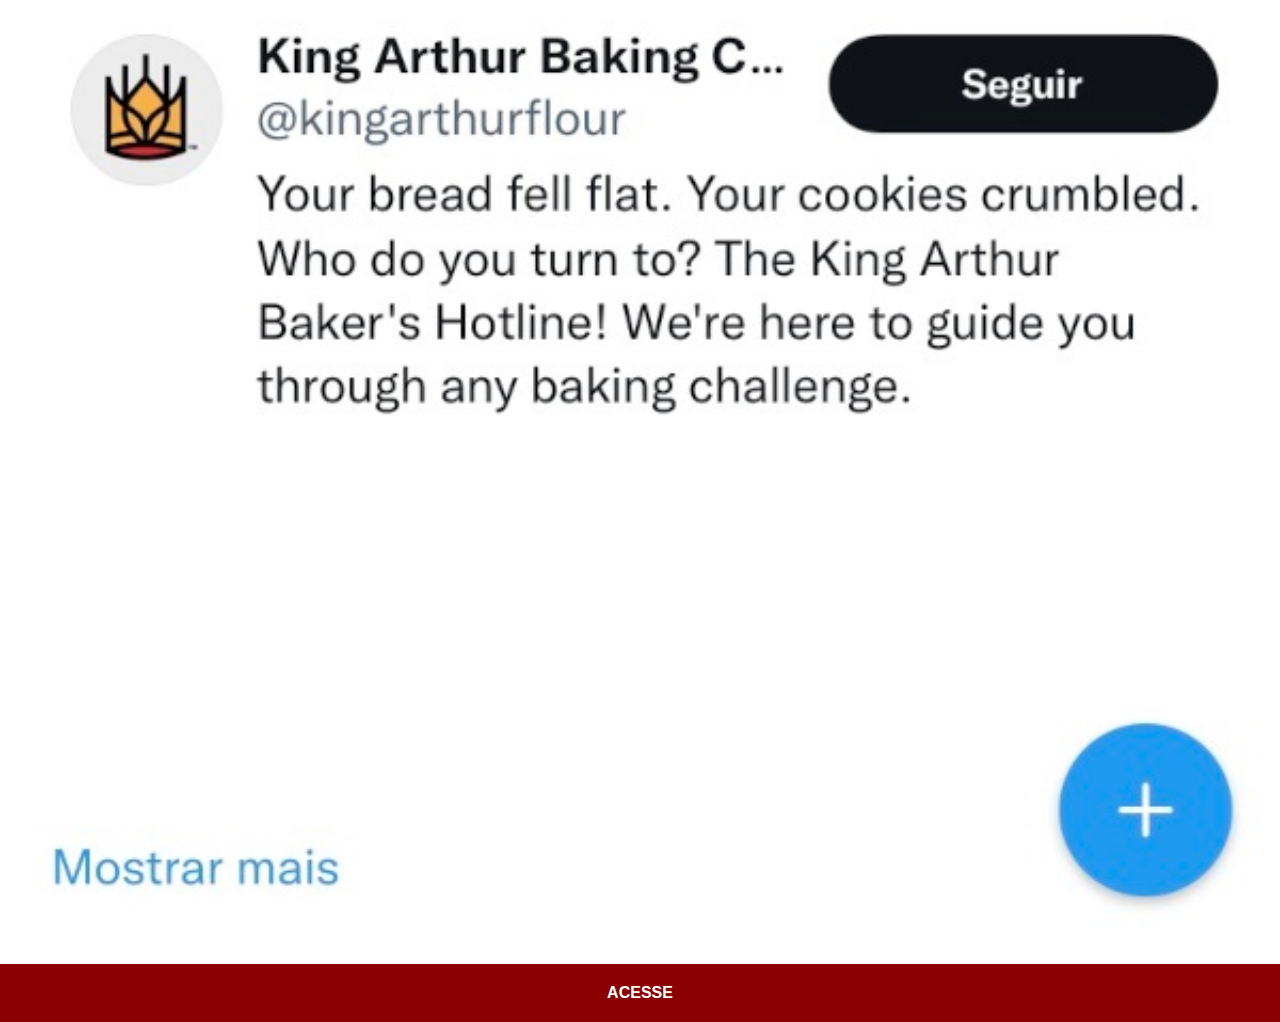
<file: twitter.html>
<!DOCTYPE html>
<html lang="pt-br">
<head>
    <meta charset="UTF-8">
    <meta http-equiv="X-UA-Compatible" content="IE=edge">
    <meta name="viewport" content="width=device-width, initial-scale=1.0">
    <title>Twitter</title>
    <link rel="stylesheet" href="estilos/social.css">
</head>
<body>
    <img src="imagens/tela-twitter2.jpeg" alt="Twitter">
    <a href="https://twitter.com/arthur_prata" target="_blank">ACESSE</a>
</body>
</html>
</file>
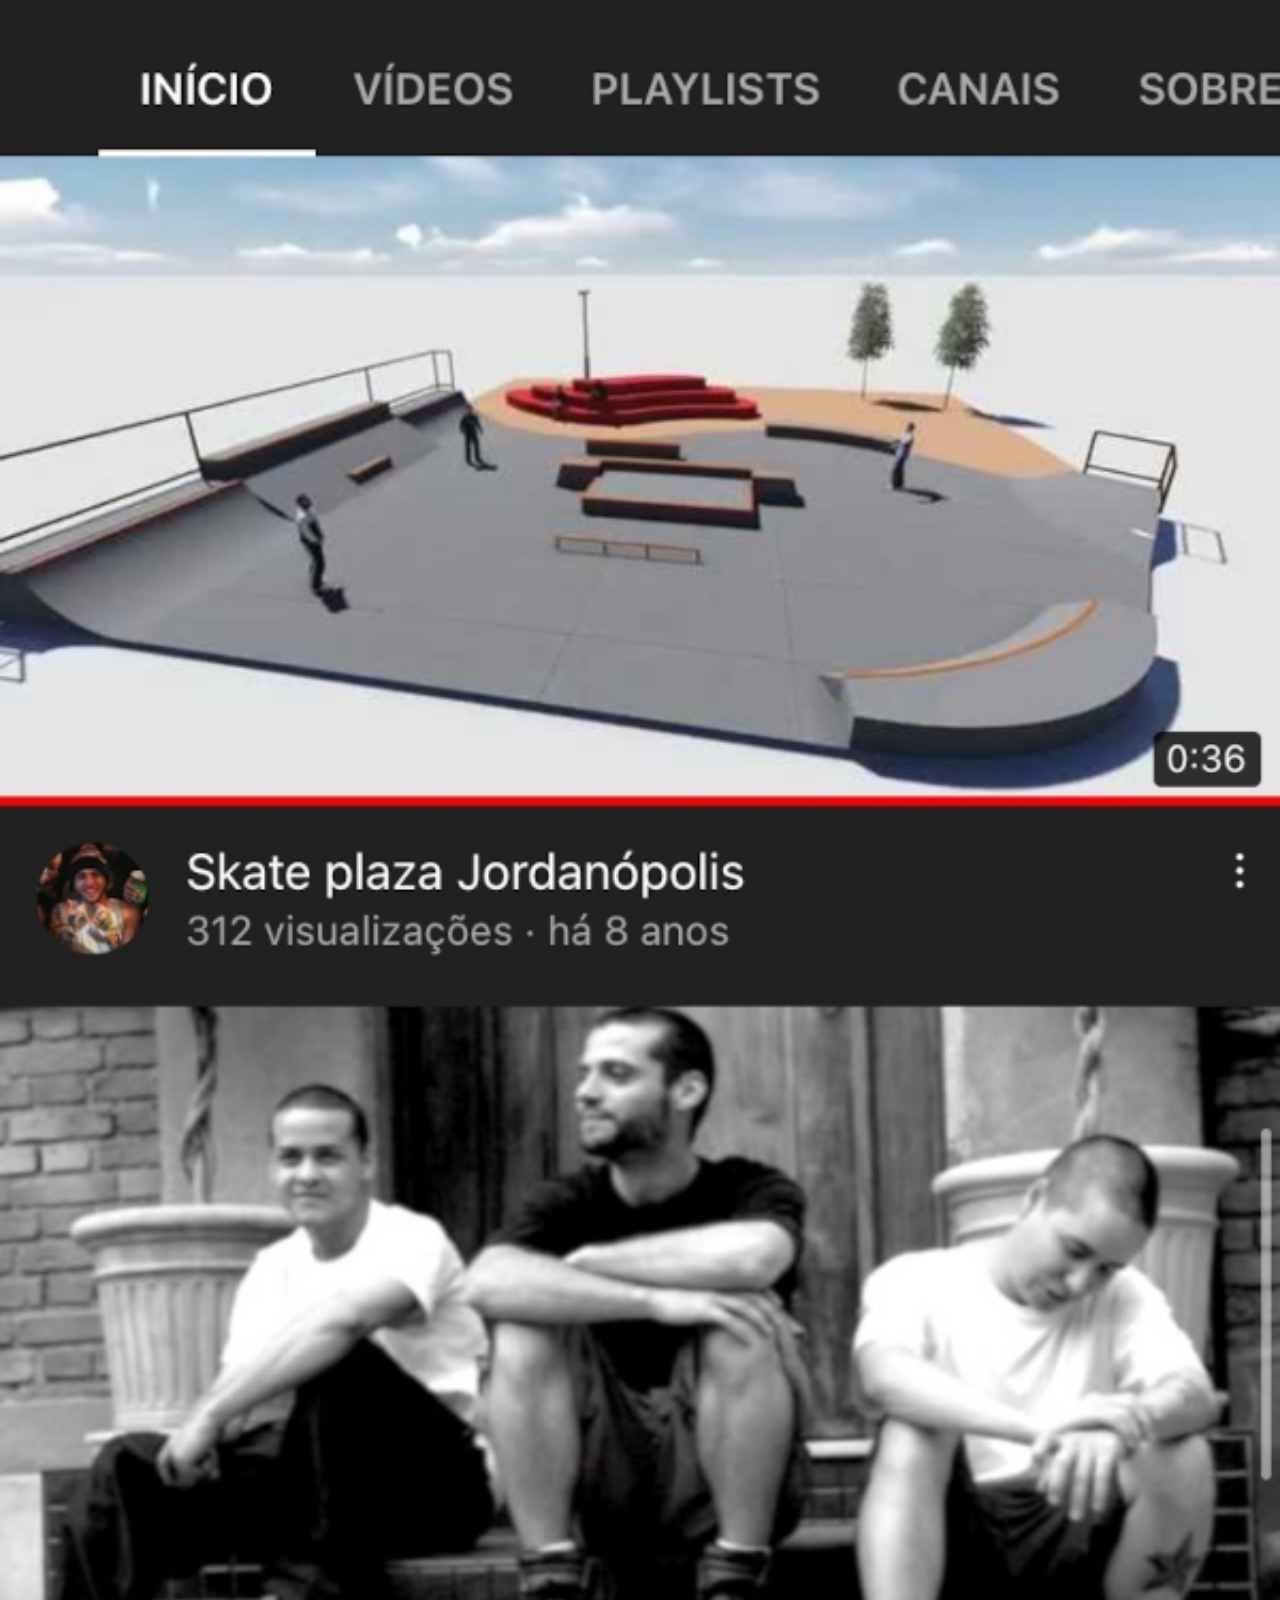
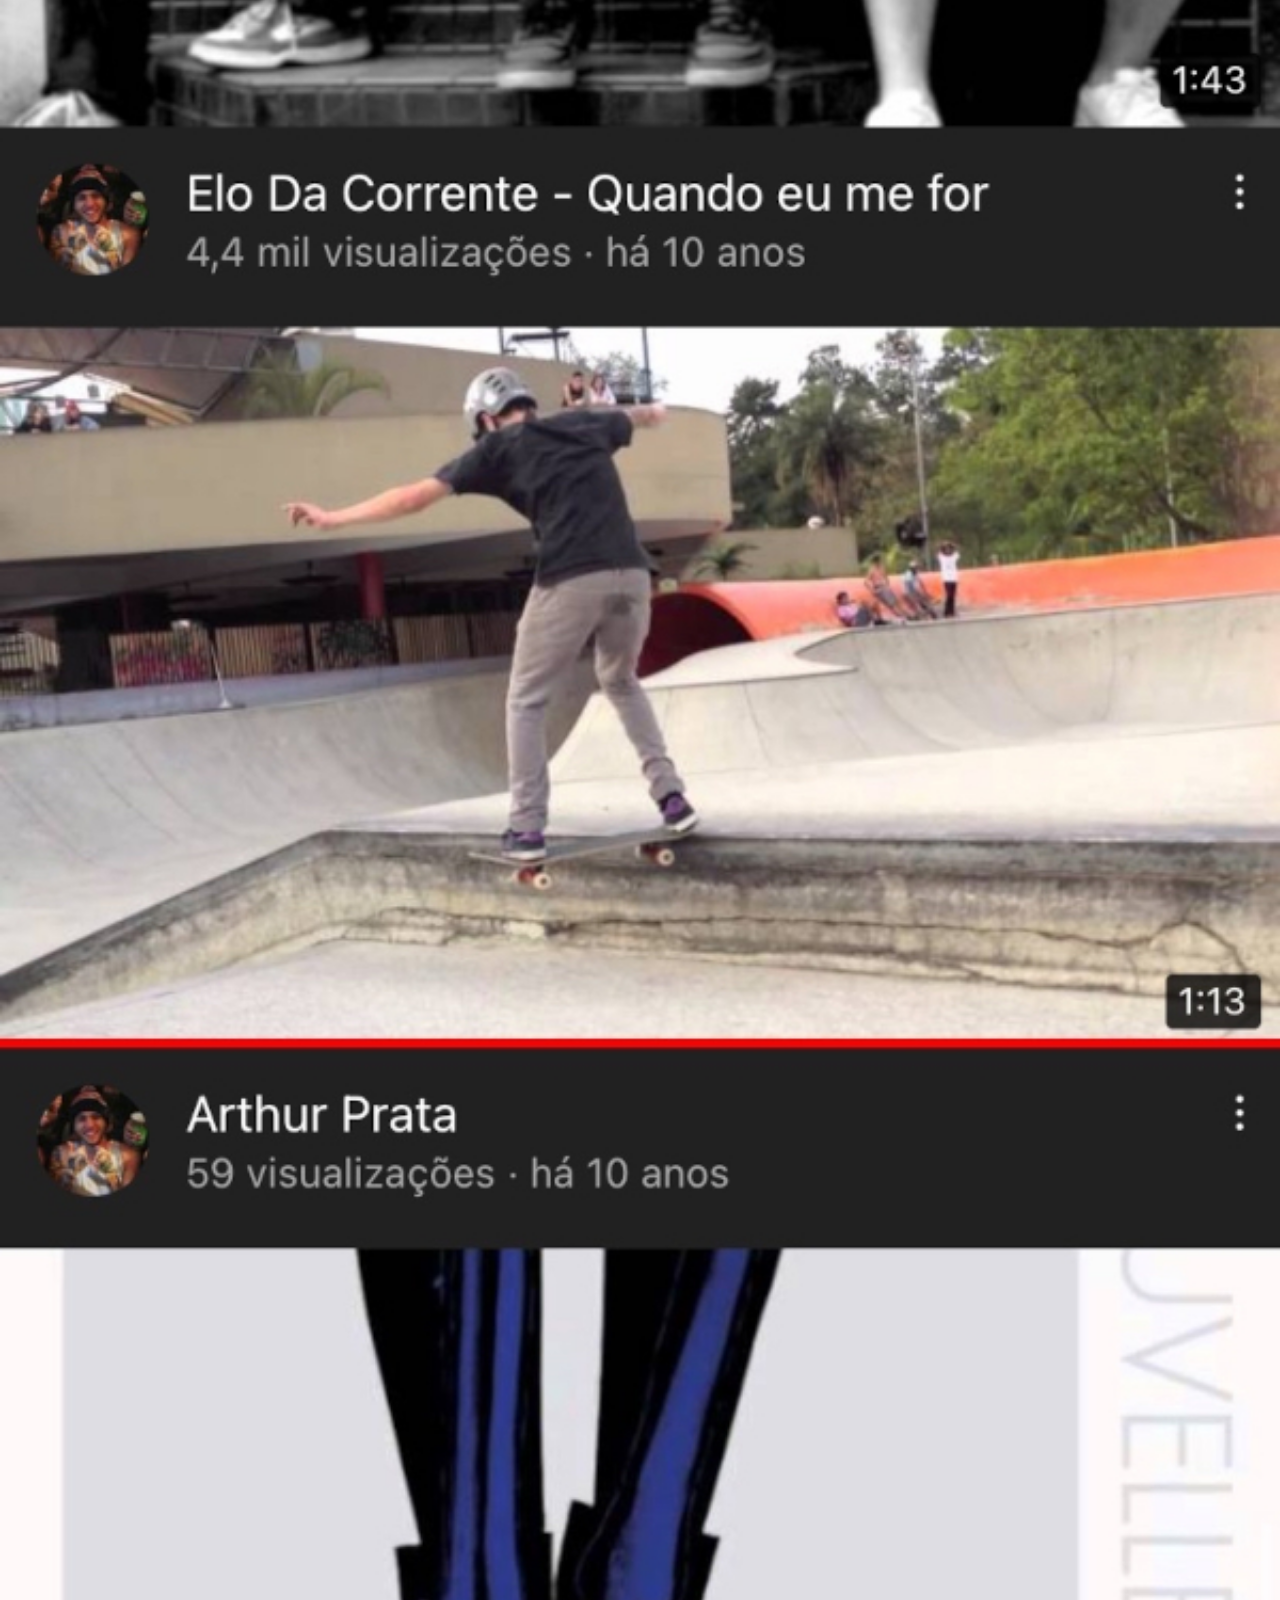
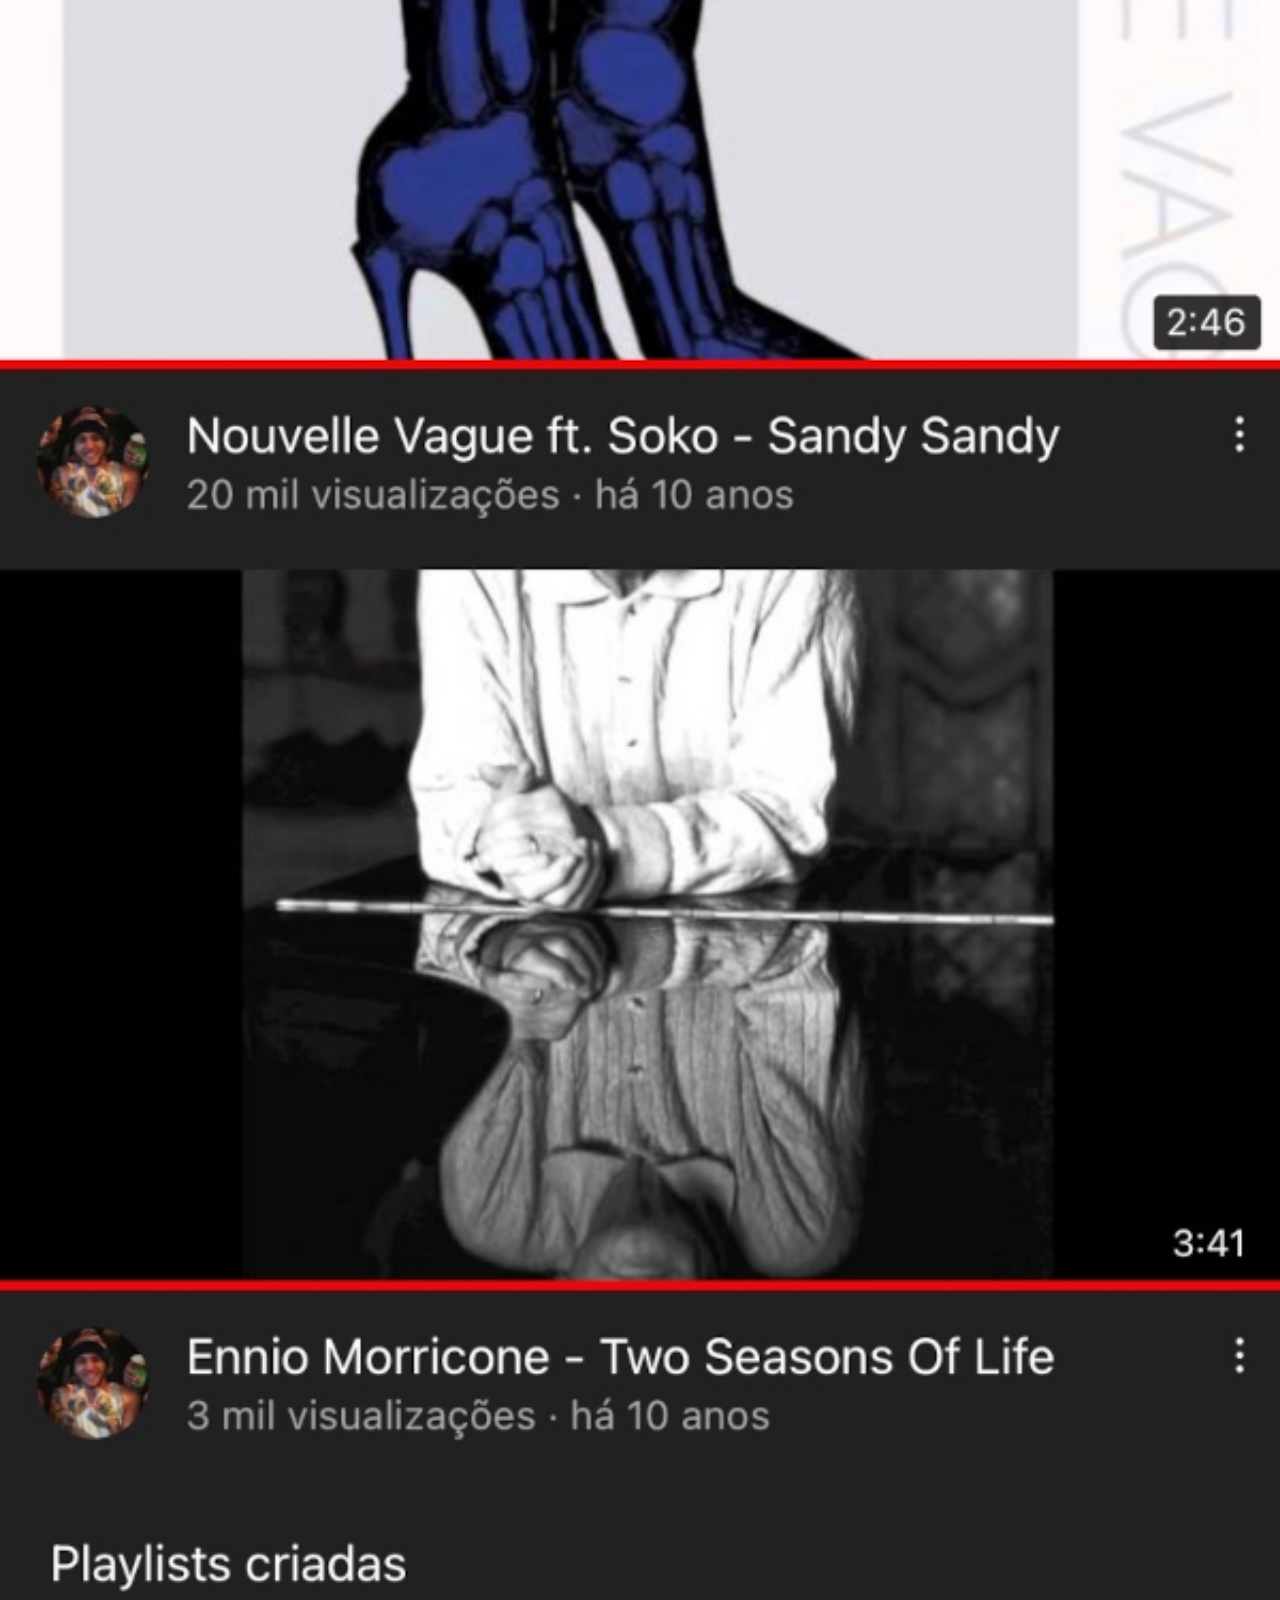
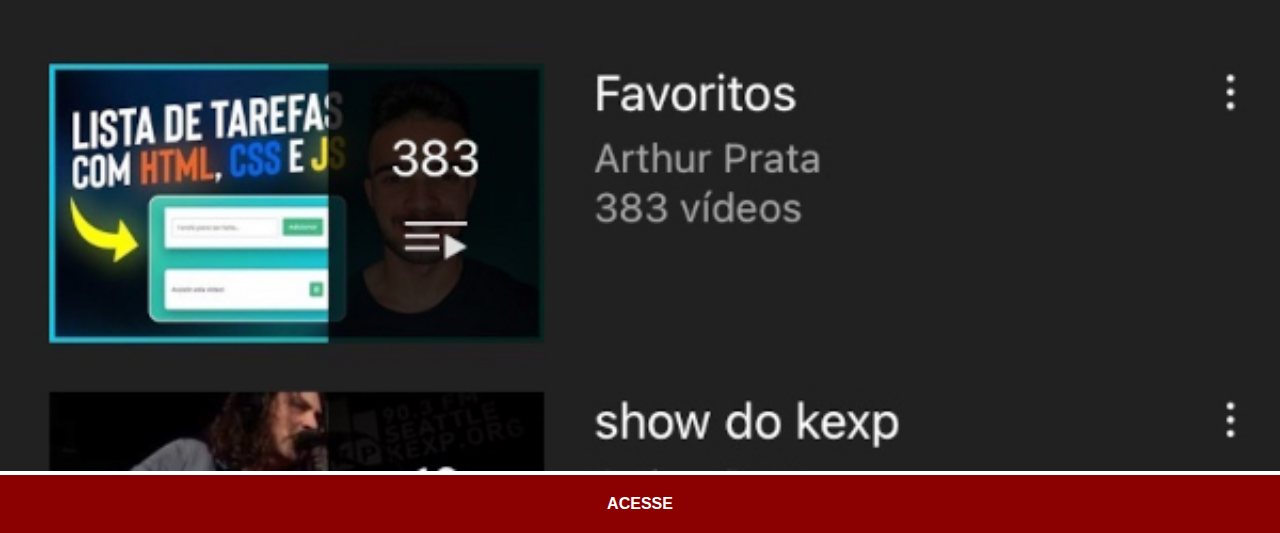
<file: youtube.html>
<!DOCTYPE html>
<html lang="pt-br">
<head>
    <meta charset="UTF-8">
    <meta http-equiv="X-UA-Compatible" content="IE=edge">
    <meta name="viewport" content="width=device-width, initial-scale=1.0">
    <title>YouTube</title>
    <link rel="stylesheet" href="estilos/social.css">
</head>
<body>
    <img src="imagens/tela-youtube.jpeg" alt="YouTube">
    <a href="https://www.youtube.com/channel/UCKlemxcACn7IvU_JU6VSmnQ/videos" target="_blank">ACESSE</a>
</body>
</html>
</file>
<file: estilos/style.css>
@charset "UTF-8";

* {
    margin: 0px;
    padding: 0px;
    font-family: Arial, Helvetica, sans-serif;
}

html, body {
    height: 100vh;
    width: 100vw;
    background-color: black;
}

body {
    background: url('../imagens/fundo-abstrato.jpg') no-repeat top center;
    background-size: cover;
    background-attachment: fixed;
}

main {
    position: relative;
    height: 100vh;
}

section#telefone {
    position: absolute;
    top: 50%;
    left: 50%;
    transform: translate(-50%, -50%);

    height: 730px;
    width: 361px;
    background: url('../imagens/referencia-telefone.png') no-repeat;
    background-size: cover;
}

iframe#tela {
    position: relative;
    top: 16px;
    left: 18px;
    width: 324px;
    height: 699px;
    border-radius: 40px;
}

section#redes-sociais {
    text-align: right;
}

section#redes-sociais img {
    width: 50px;
    margin: 10px;
    border-radius: 50%;
    box-shadow: 2px 2px 5px rgba(0, 0, 0, 0.400);
    box-sizing: border-box;
}

section#redes-sociais img:hover {
    border: 2px solid rgba(255, 255, 255, 0.6);
    transform: translate(-2px, -2px);
    box-shadow: 5px 5px 10px rgba(0, 0, 0, 0.6);
    transition: transform 0.3s, border 0.2s;
}
</file>
<file: estilos/social.css>
@charset "UTF-8";

* {
    margin: 0px;
    padding: 0px;
    font-family: Arial, Helvetica, sans-serif;
}

::-webkit-scrollbar {
    width: 0px;
    height: 0px;
}

img {
    width: 100vw;
}

a {
    display: block;
    background-color: darkred;
    padding: 20px;
    text-align: center;
    font-weight: bolder;
    text-decoration: none;
    color: white;
}

a:hover {
    background-color: red;
}
</file>
